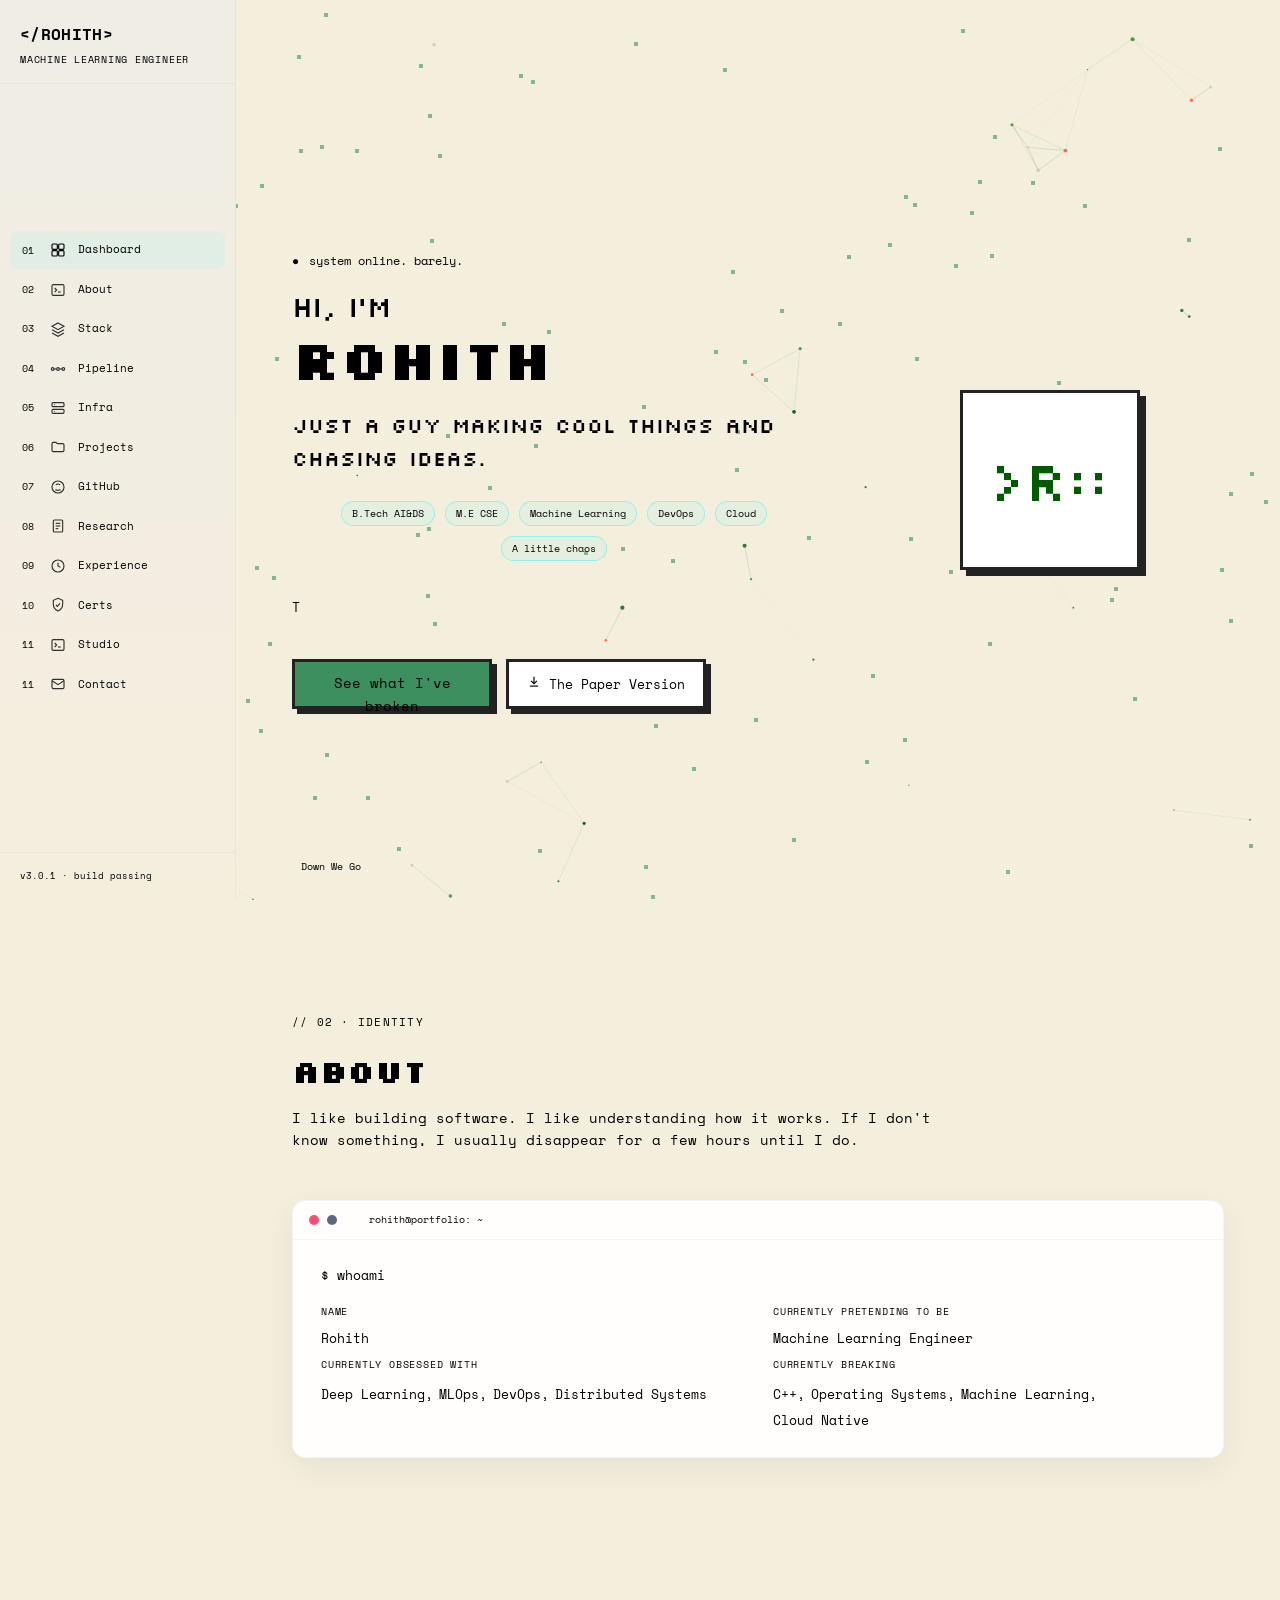
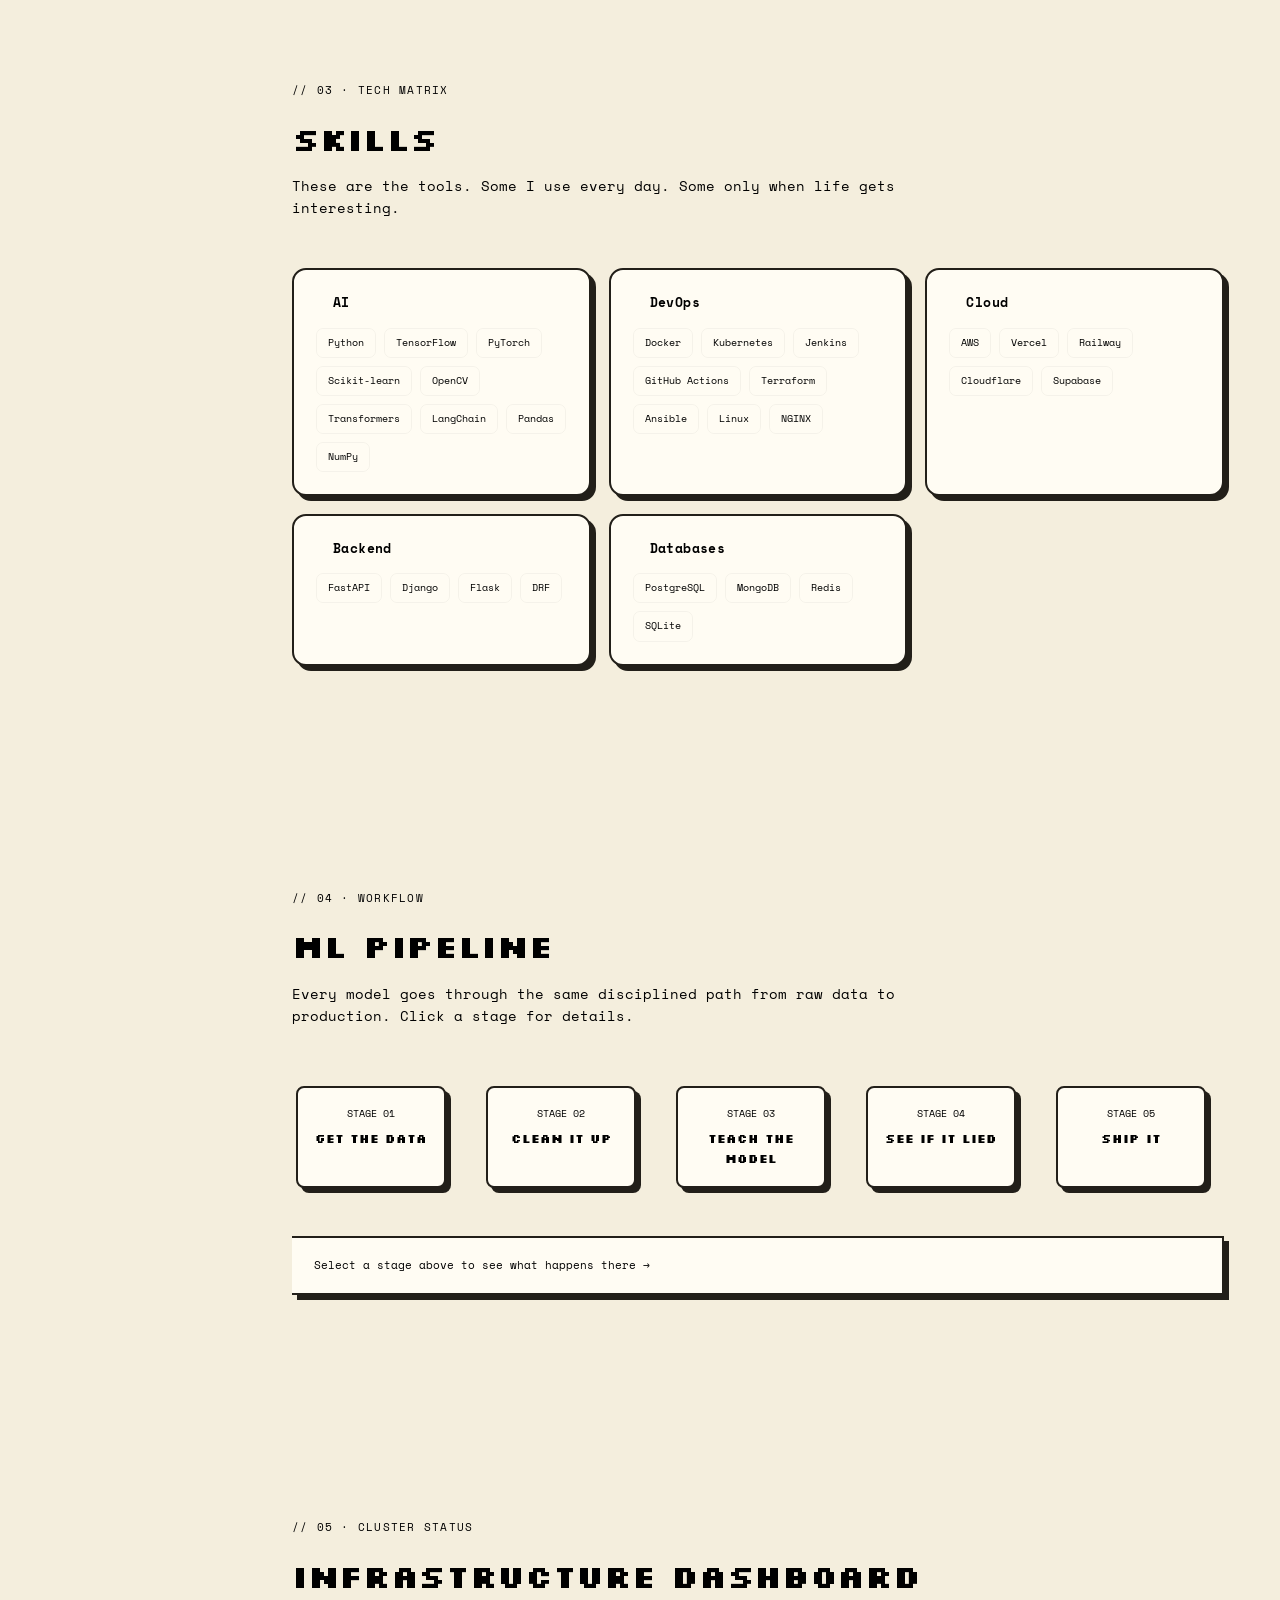
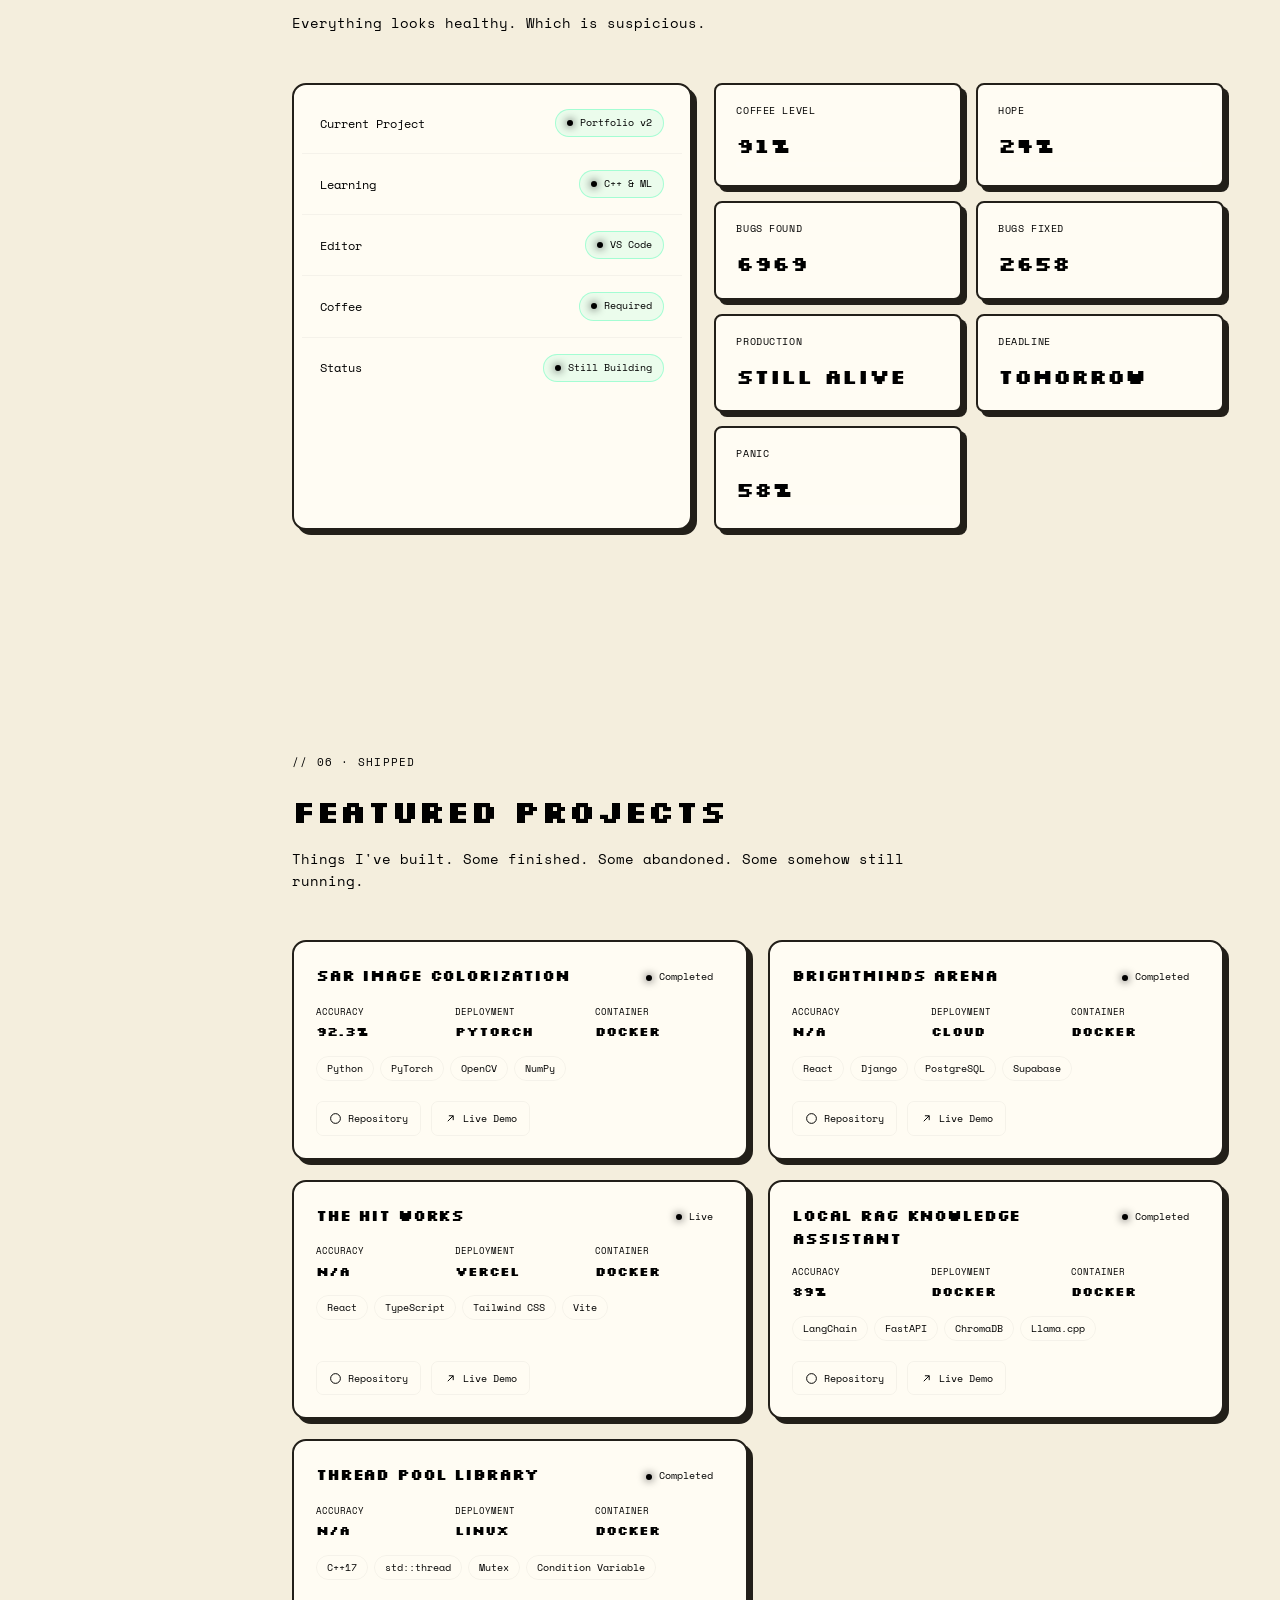
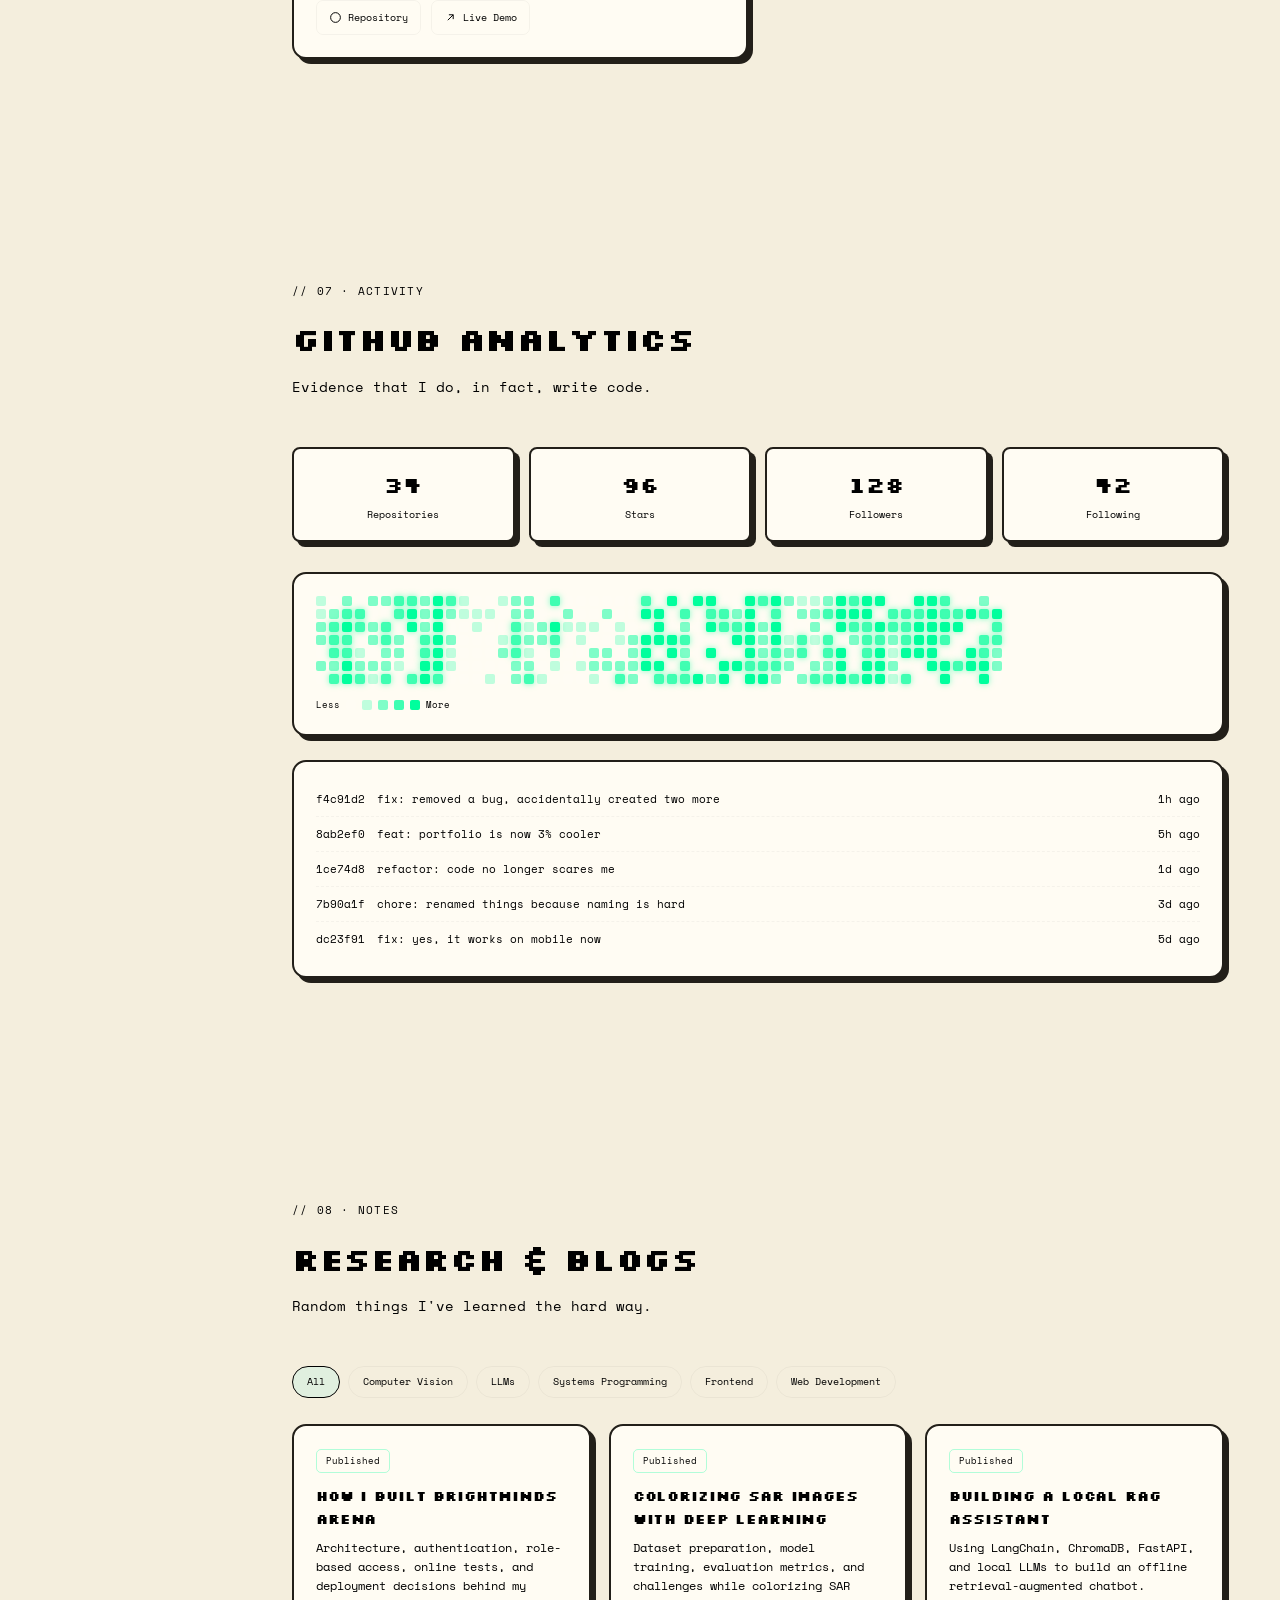
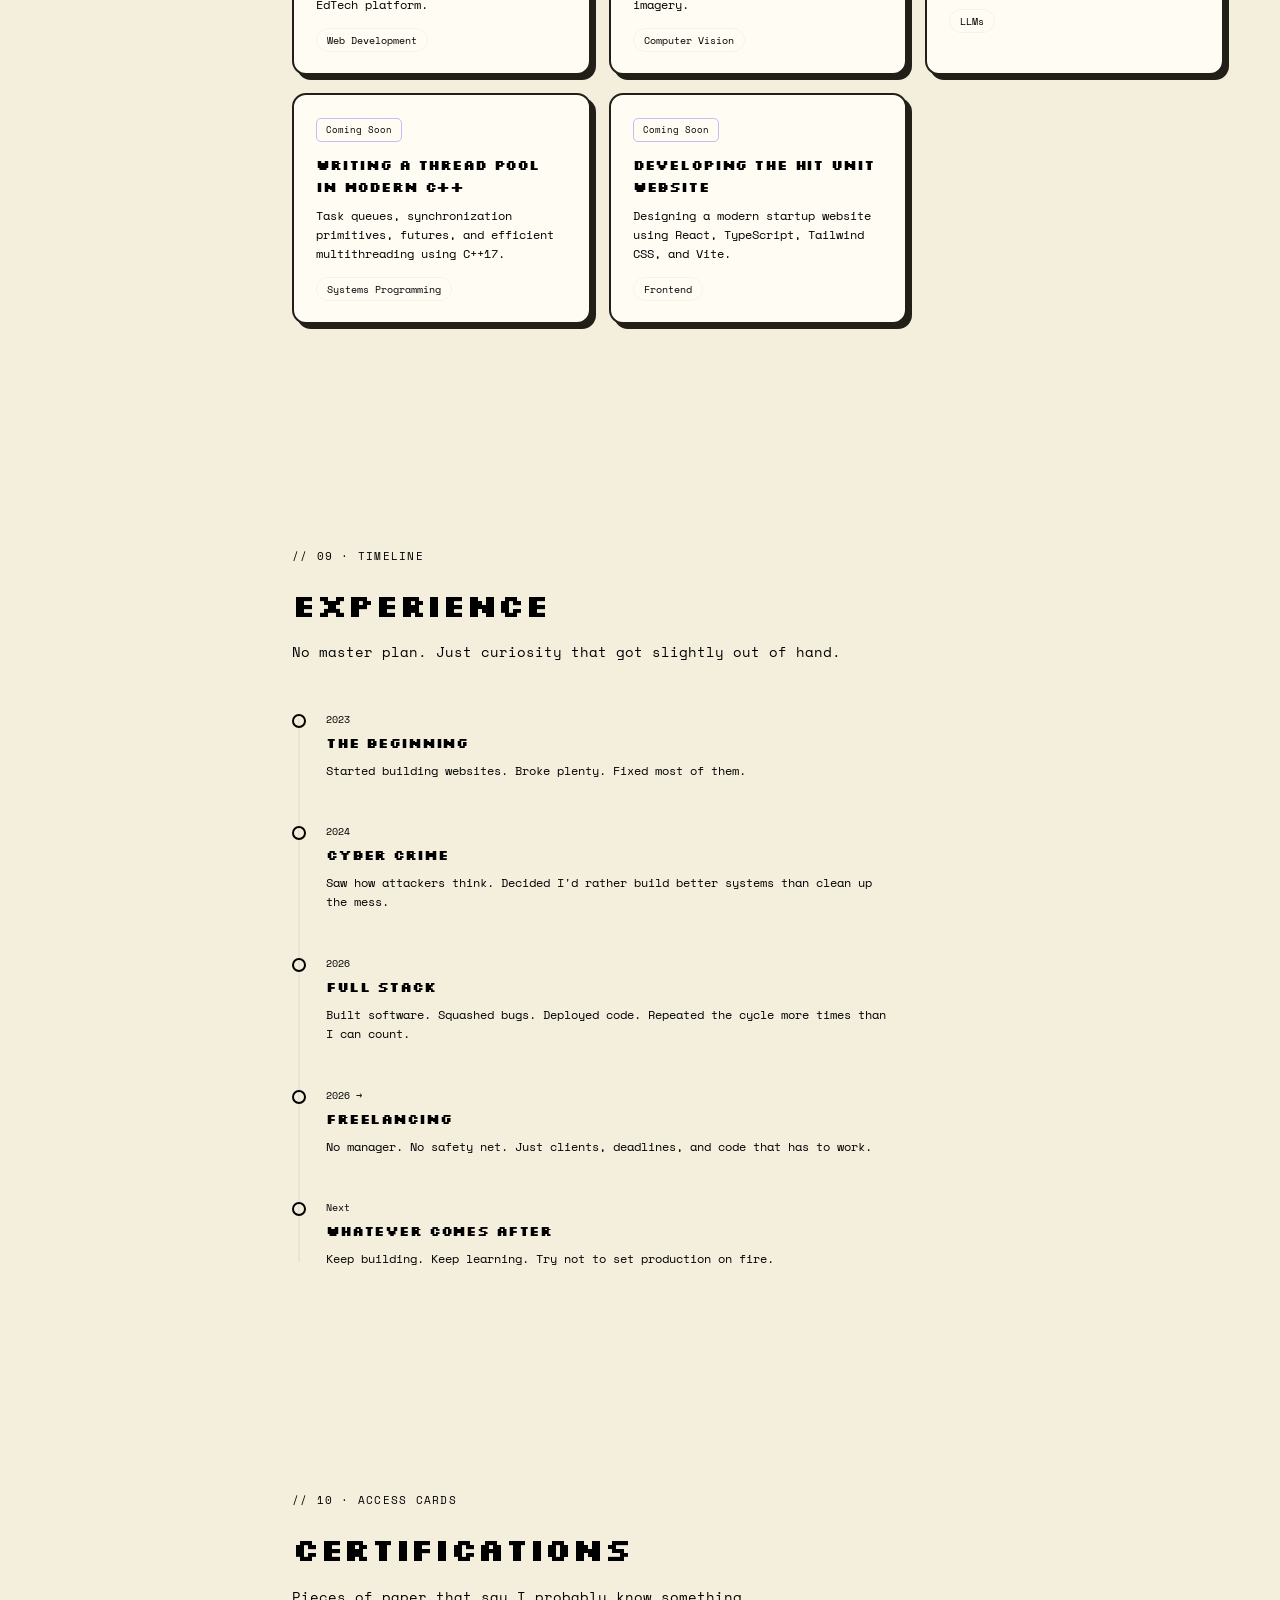
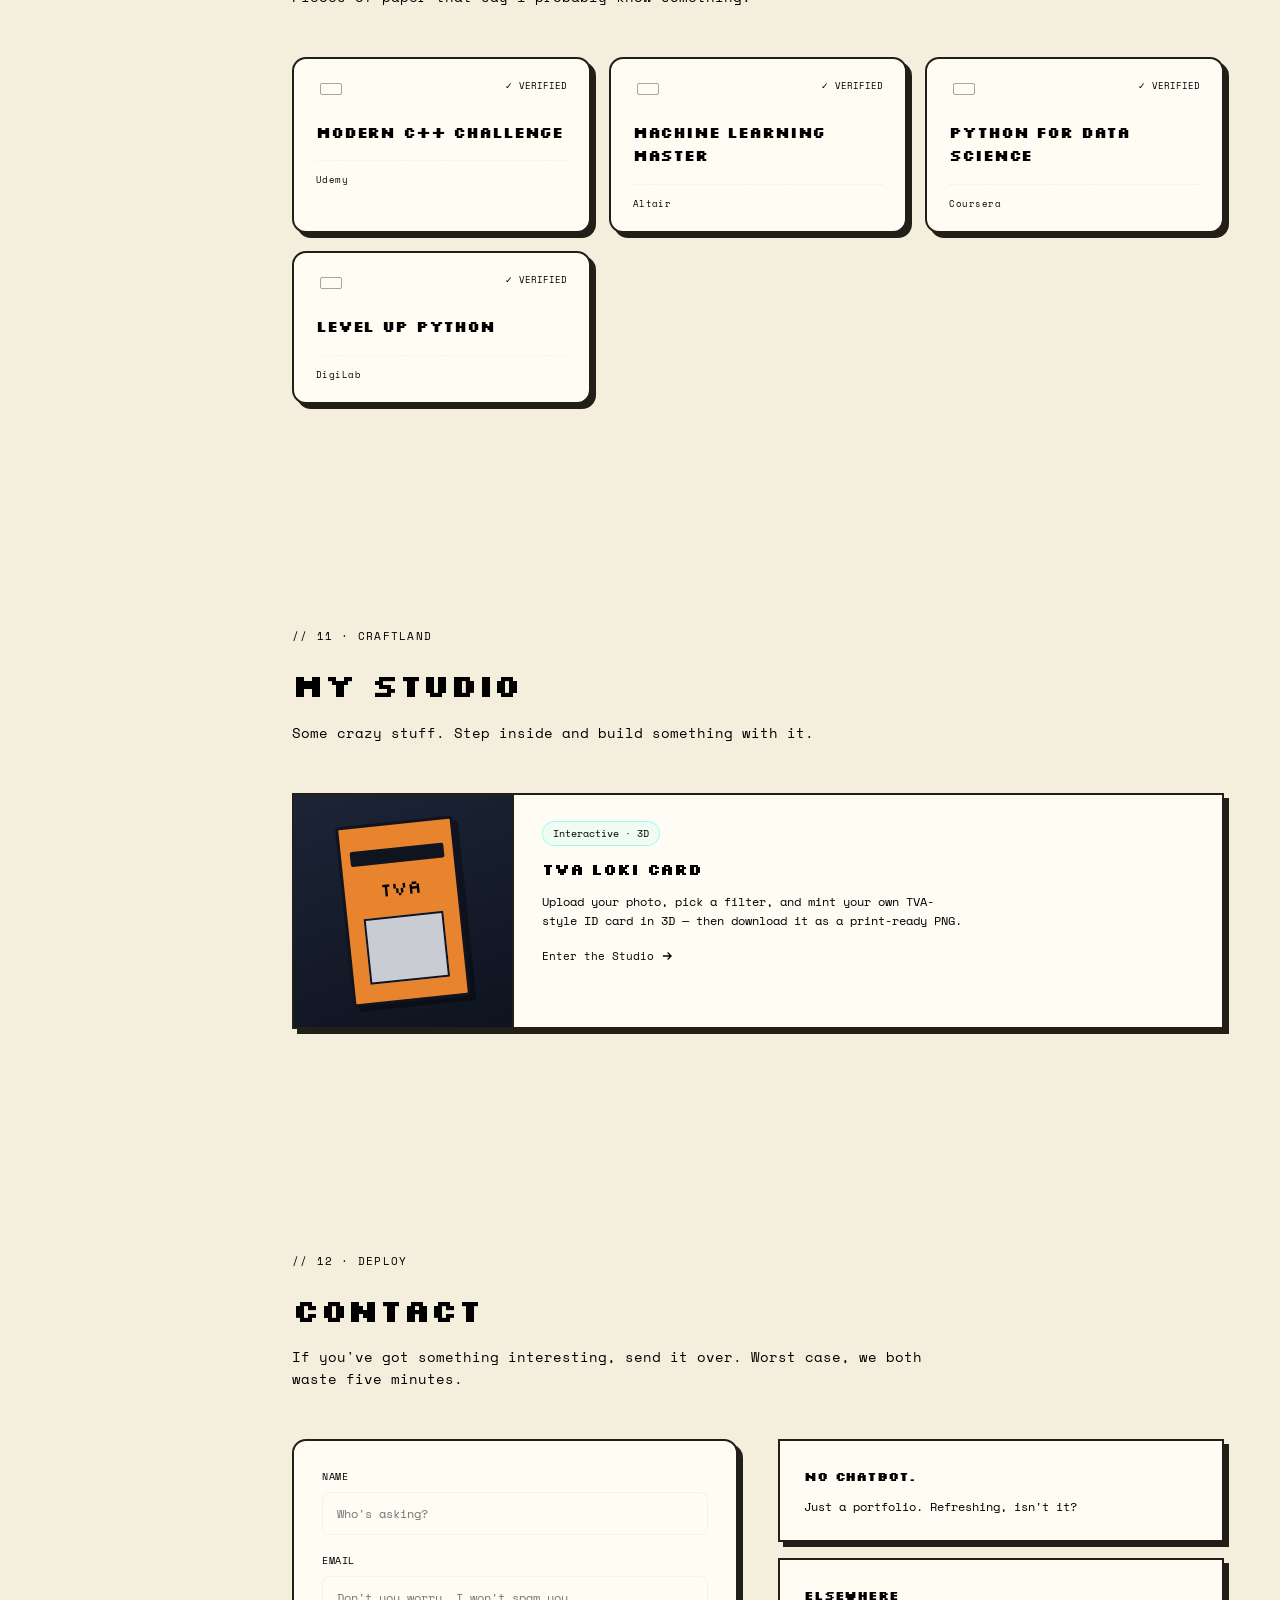
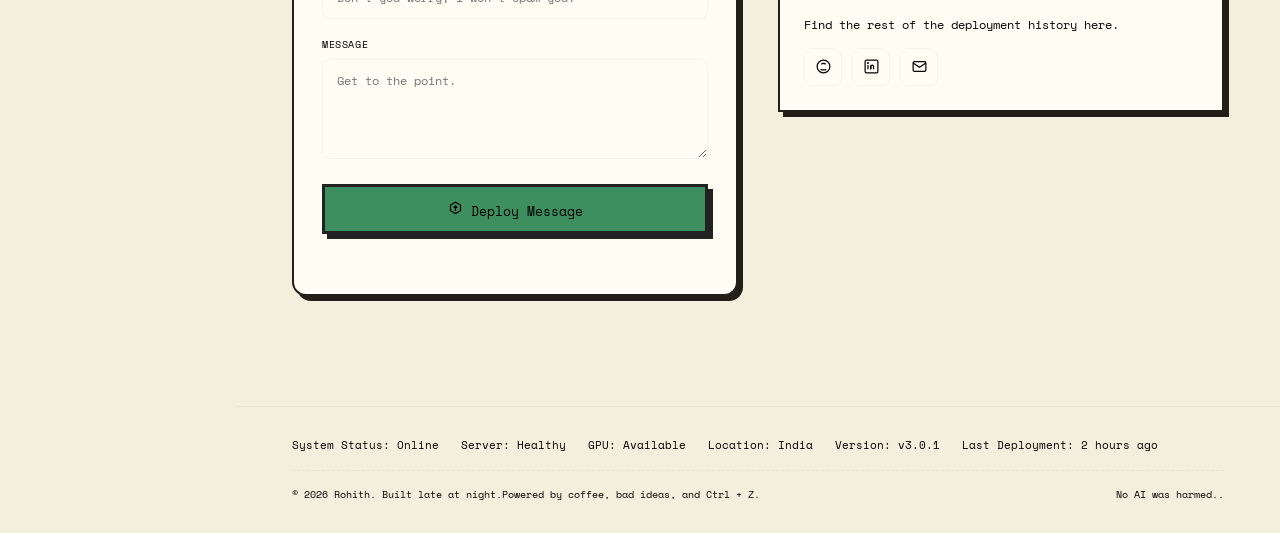
<file: index.html>
<!DOCTYPE html>
<html lang="en">
<head>
<meta charset="UTF-8">
<meta name="viewport" content="width=device-width, initial-scale=1.0">
<title>Rohith — Machine Learning Engineer</title>
<link rel="icon" type="image/png" href="logo.png">
<meta name="description" content="Rohith — Machine Learning Engineer building scalable AI systems, MLOps pipelines and cloud infrastructure.">
<link rel="preconnect" href="https://fonts.googleapis.com">
<link rel="preconnect" href="https://fonts.gstatic.com" crossorigin>
<link href="https://fonts.googleapis.com/css2?family=Silkscreen:wght@400;700&family=Space+Mono:wght@400;700&display=swap" rel="stylesheet">
<style>

:root{
  --bg:#F4EEDD;
  --bg-elev:#F0EDE6;
  --surface:#FFFCF3;
  --surface-strong:rgba(0,0,0,0.06);
  --border:rgba(10,10,10,0.06);
  --border-soft:rgba(10,10,10,0.04);

  --bg:#F4EEDD;
  --surface:#FFFCF3;

  --ink:#221F19;
  --ink-soft:#726C5B;

  --sage:#3E8F5F;
  --sage-soft:#E4EEDF;

  --coral:#FF6B4A;
  --coral-soft:#FFE6DC;
  --danger:#FF4D6D;

  --text-1:#000000;
  --text-2:#000000;
  --text-3:#000000;

  --font-pixel:'Silkscreen', monospace;
  --font-mono:'Space Mono', monospace;

  --font-display:var(--font-pixel);
  --font-body:var(--font-mono);

  --sidebar-w:236px;
  --topbar-h:60px;
  --radius:14px;
  --radius-sm:8px;

  --ink:#221F19;
 --coral:#FF6B4A;
 --font-pixel:'Silkscreen',monospace;
 --font-mono:'Space Mono',monospace;
}

*{margin:0;padding:0;box-sizing:border-box;}
html{scroll-behavior:smooth;font-size:14px;}
body{
  background:var(--bg);
  color:var(--text-1);
  font-family:var(--font-body);
  line-height:1.6;
  overflow-x:hidden;
  min-height:100vh;
}
/* Force all textual content to black to match requested style */
body, body *{color:var(--text-1) !important}
h1,h2,h3,h4{font-family:var(--font-display);font-weight:600;letter-spacing:-0.01em;}
a{color:inherit;text-decoration:none;}
ul{list-style:none;}
button,input,textarea{font-family:inherit;color:inherit;}
img{max-width:100%;display:block;}
::selection{background:var(--primary);color:#001014;}

:focus-visible{outline:2px solid var(--primary);outline-offset:3px;border-radius:4px;}

::-webkit-scrollbar{width:10px;height:10px;}
::-webkit-scrollbar-track{background:var(--bg-elev);}
::-webkit-scrollbar-thumb{background:linear-gradient(var(--primary),var(--secondary));border-radius:10px;}

@media (prefers-reduced-motion: reduce){
  *{animation-duration:0.001ms !important;animation-iteration-count:1 !important;transition-duration:0.001ms !important;scroll-behavior:auto !important;}
}

/* ============================= BACKDROP ============================= */
#neural-canvas{
  position:fixed;inset:0;width:100%;height:100%;z-index:0;pointer-events:none;opacity:1;
}
.grid-overlay{
  position:fixed;inset:0;z-index:0;pointer-events:none;
  background-image:
linear-gradient(rgba(46,125,50,.45) 1px, transparent 1px),
linear-gradient(90deg, rgba(46,125,50,.45) 1px, transparent 1px);
  background-size:42px 42px;
  mask-image:radial-gradient(ellipse 80% 60% at 50% 20%, #000 60%, transparent 90%);
}
.vignette{
  position:fixed;inset:0;z-index:0;pointer-events:none;
  background:radial-gradient(
    ellipse 90% 70% at 50% 0%,
    transparent 70%,
    rgba(0,0,0,.08) 85%,
    rgba(0,0,0,.18) 100%
);
}

/* ============================= LAYOUT SHELL ============================= */
.app{position:relative;z-index:1;display:flex;min-height:100vh;}

/* ---- Sidebar ---- */
.sidebar{
  position:fixed;top:0;left:0;bottom:0;width:var(--sidebar-w);
  background:linear-gradient(180deg, var(--bg-elev), var(--bg));
  border-right:1px solid var(--border-soft);
  backdrop-filter:blur(14px);
  display:flex;flex-direction:column;
  z-index:100;
  transition:transform .35s ease;
}
.brand{
  padding:22px 20px 16px;border-bottom:1px solid var(--border-soft);
}
.brand-mark{
  font-family:var(--font-mono);font-weight:700;font-size:1.15rem;color:var(--primary);
  text-shadow:0 0 14px var(--primary-dim);letter-spacing:0.02em;
}
.brand-sub{font-family:var(--font-mono);font-size:0.68rem;color:var(--text-3);margin-top:4px;letter-spacing:0.08em;}
.status-pill{
  margin-top:12px;display:inline-flex;align-items:center;gap:7px;
  padding:5px 10px;border:1px solid rgba(0,255,157,0.3);border-radius:999px;
  background:rgba(0,255,157,0.06);font-family:var(--font-mono);font-size:0.65rem;color:var(--accent);
}
.dot{width:6px;height:6px;border-radius:50%;background:var(--accent);box-shadow:0 0 8px var(--accent);animation:pulse-dot 2s ease-in-out infinite;}
@keyframes pulse-dot{0%,100%{opacity:1;transform:scale(1);}50%{opacity:0.5;transform:scale(0.8);}}

.nav-scroll{
    flex:1;

    display:flex;
    flex-direction:column;
    justify-content:center;

    overflow-y:auto;

    padding:14px 10px;
}
.nav-item{
  display:flex;align-items:center;gap:12px;padding:10px 12px;border-radius:var(--radius-sm);
  font-family:var(--font-mono);font-size:0.78rem;color:var(--text-2);
  cursor:pointer;transition:all .2s ease;position:relative;margin-bottom:2px;
}
.nav-item svg{width:16px;height:16px;flex-shrink:0;opacity:0.8;}
.nav-item .idx{color:var(--text-3);font-size:0.68rem;width:16px;}
.nav-item:hover{color:var(--text-1);background:var(--surface);}
.nav-item.active{color:var(--primary);background:rgba(0,245,255,0.07);}
.nav-item.active svg{opacity:1;filter:drop-shadow(0 0 4px var(--primary-dim));}
.nav-item.active::before{
  content:'';position:absolute;left:-10px;top:50%;transform:translateY(-50%);
  width:3px;height:60%;background:var(--primary);border-radius:2px;box-shadow:0 0 8px var(--primary);
}
.sidebar-foot{padding:16px 20px;border-top:1px solid var(--border-soft);font-family:var(--font-mono);font-size:0.65rem;color:var(--text-3);}
.sidebar-foot .lv{color:var(--accent);}

.mobile-topbar{display:none;}
.nav-backdrop{display:none;}

/* ---- Main ---- */
main{margin-left:var(--sidebar-w);flex:1;min-width:0;position:relative;z-index:1;}
.section{padding:110px 56px;max-width:1180px;margin:0 auto;scroll-margin-top:24px;}
.section-tight{padding-top:70px;padding-bottom:70px;}
.eyebrow{
  font-family:var(--font-mono);font-size:0.75rem;color:var(--primary);letter-spacing:0.12em;
  display:inline-flex;align-items:center;gap:8px;margin-bottom:14px;
}
.eyebrow::before{content:'//';color:var(--secondary);}
.section-title{font-size:clamp(1.6rem,3vw,2.3rem);margin-bottom:12px;}
.section-desc{color:var(--text-2);max-width:640px;margin-bottom:48px;font-size:0.98rem;}

.reveal{opacity:0;transform:translateY(24px);transition:opacity .7s ease, transform .7s ease;}
.reveal.in{opacity:1;transform:translateY(0);}

/* ============================= SHARED UI ============================= */
.glass{
    background:var(--surface);
    border:2px solid var(--ink);

    box-shadow:5px 5px 0 var(--ink);

    border-radius:0;
}
.glass:hover{border-color:var(--border);}
.btn{
    border:2px solid var(--ink);

    background:white;

    color:var(--ink);

    font-family:var(--font-mono);

    box-shadow:4px 4px 0 var(--ink);

    transition:.12s;
}

.btn:hover{

    transform:translate(2px,2px);

    box-shadow:2px 2px 0 var(--ink);

}
.btn-primary{
    background:#3E8F5F;
    color:white;
    border:3px solid #222;
    box-shadow:5px 5px 0 #222;
    width: 200px;
    height: 50px;
    padding: 10px 10px;
    text-align: center;
}

.btn-primary:hover{
    transform:translate(3px,3px);
    box-shadow:2px 2px 0 #222;
}

.btn-outline{
    background:white;
    color:#222;
    border:3px solid #222;
    box-shadow:5px 5px 0 #222;
    width: 200px;
    height: 50px;
    padding: 10px 10px;
    text-align: center;
}

.btn-outline:hover{
    transform:translate(3px,3px);
    box-shadow:2px 2px 0 #222;
}
.btn:active{transform:translateY(0);}


/* @keyframes explode{

    0%{

        transform:translate(0,0);

        opacity:1;

    }

    100%{

        transform:
            translate(
                calc(var(--x)*1px),
                calc(var(--y)*1px)
            );

        opacity:0;

    }

} */

.tag{
  font-family:var(--font-mono);font-size:0.68rem;padding:4px 10px;border-radius:999px;
  border:1px solid var(--border-soft);color:var(--text-2);
}
.tag-glow{border-color:rgba(0,245,255,0.35);color:var(--primary);background:rgba(0,245,255,0.06);padding: auto;}

/* ============================= HERO ============================= */
.hero{
  min-height:100vh;display:grid;flex-direction:column;justify-content:center;grid-template-columns:1.2fr .8fr;align-items:center;gap:60px;
  padding:120px 56px 60px;max-width:1180px;margin:0 auto;position:relative;
}
.hero-eyebrow{font-family:var(--font-mono);color:var(--text-2);font-size:0.85rem;margin-bottom:22px;display:flex;align-items:center;gap:10px;}
.hero-eyebrow .blink{animation:blink 1.1s step-end infinite;color:var(--accent);}
@keyframes blink{50%{opacity:0;}}
.hero h1{
  font-size:clamp(2.6rem,6.5vw,5rem);line-height:1.02;letter-spacing:-0.02em;margin-bottom:20px;
}
.hero h1 .hi{color:var(--text-2);font-weight:400;font-size:0.5em;display:block;margin-bottom:10px;}
.hero h1{

font-family:var(--font-pixel);
font-size:4rem;
color:var(--ink);
}
.hero-left{
    display:flex;
    flex-direction:column;
}

.hero-right{
    display:flex;
    justify-content:center;
    align-items:center;
}
.hero h1 .name{
color:var(--ink);
}
.avatar{
    width:180px;
    height:180px;
    display:flex;
    align-items:center;
    justify-content:center;
    background:#fff;
    border:3px solid #222;
    box-shadow:6px 6px 0 #222;
    font-family:'Silkscreen', monospace;
    font-size:4rem;
    color:#3E8F5F;
    position:relative;
}
.avatar span{
    position:absolute;
    width:18px;
    height:18px;
    border:4px solid #005b00;
}

.tl{
    top:-12px;
    left:-12px;
    border-right:none;
    border-bottom:none;
}

.tr{
    top:-12px;
    right:-12px;
    border-left:none;
    border-bottom:none;
}

.bl{
    bottom:-12px;
    left:-12px;
    border-right:none;
    border-top:none;
}

.br{
    bottom:-12px;
    right:-12px;
    border-left:none;
    border-top:none;
}
.pixel-world{

    position:fixed;
    inset:0;
    pointer-events:none;
    z-index:0;

}

.pixel-head{

    position:absolute;
    width:70px;
    height:70px;
    border:3px solid #222;
    background:white;
    box-shadow:5px 5px 0 #222;
    opacity:.08;

}
.p1{
    top:10%;
    right:8%;
}

.p2{
    top:45%;
    left:12%;
}

.p3{
    bottom:10%;
    right:18%;
}

.p4{
    top:70%;
    left:55%;
}

.p5{
    top:25%;
    left:75%;
}
.about-field{
    display:flex;
    flex-direction:column;
    gap:4px;
}
@keyframes floating{

    0%{
        transform:translateY(0) rotate(0deg);
    }

    50%{
        transform:translateY(-20px) rotate(3deg);
    }

    100%{
        transform:translateY(0) rotate(0deg);
    }

}
@media (max-width:768px){

.avatar{

    width:120px;

    height:120px;

    font-size:2.8rem;

}

}
@media (max-width:768px){

.hero h1{

    font-size:2.8rem;

}

.hero-tagline{

    font-size:1rem;

}

}

.pixel-head{

    animation:floating 8s ease-in-out infinite;

}
.p2{
    animation-delay:1s;
}

.p3{
    animation-delay:2s;
}

.p4{
    animation-delay:3s;
}

.p5{
    animation-delay:4s;
}

.burst{

    position:absolute;

    width:6px;

    height:6px;

    animation:pixelBurst 1.8s linear forwards;

}
@keyframes pixelBurst{

    from{

        transform:

            translate(0,0)

            scale(1);

        opacity:1;

    }

    to{

        transform:

            translate(

                calc(var(--dx) * 1px),

                calc(var(--dy) * 1px)

            )

            rotate(360deg)

            scale(0);

        opacity:0;

    }

}
@keyframes rise{

    from{

        transform:
        translateY(0)
        scale(1);

        opacity:1;

    }

    to{

        transform:
        translateY(-120px)
        translateX(calc(var(--drift)*1px))
        scale(0);

        opacity:0;

    }

}

.hero-tagline{font-size:clamp(1.1rem,2vw,1.5rem);color:var(--text-2);font-family:var(--font-display);font-weight:500;margin-bottom:26px;}
.hero-chips{display:flex;flex-wrap:wrap;gap:10px;margin-bottom:34px;justify-content:center;}
.hero-typing{
  font-family:var(--font-mono);font-size:0.95rem;color:var(--accent);margin-bottom:40px;min-height:24px;
  display:flex;align-items:center;gap:2px;
}
.hero-typing .caret{display:inline-block;width:8px;height:1.1em;background:var(--accent);margin-left:4px;animation:blink 0.9s step-end infinite;}
.hero-actions{display:flex;flex-wrap:wrap;gap:14px;}

.hero-scroll-cue{
  position:absolute;bottom:18px;left:56px;font-family:var(--font-mono);font-size:0.68rem;color:var(--text-3);
  display:flex;align-items:center;gap:8px;
}
.hero-scroll-cue .line{width:1px;height:30px;background:linear-gradient(var(--primary),transparent);animation:cue 1.8s ease-in-out infinite;}
@keyframes cue{0%{opacity:0.2;}50%{opacity:1;}100%{opacity:0.2;}}

/* ============================= ABOUT / TERMINAL CARD ============================= */
.term-window{
  border-radius:var(--radius);overflow:hidden;border:1px solid var(--border-soft);
  background:rgba(255,255,255,0.92);box-shadow:0 10px 30px rgba(0,0,0,0.06);
}
.term-titlebar{
  display:flex;align-items:center;gap:8px;padding:11px 16px;background:rgba(255,255,255,0.03);
  border-bottom:1px solid var(--border-soft);font-family:var(--font-mono);font-size:0.72rem;color:var(--text-3);
}
.term-dot{width:10px;height:10px;border-radius:50%;}
.term-dot.r{background:var(--danger);} .term-dot.y{background:#5c6880;} .term-dot.g{background:var(--accent);}
.term-titlebar .path{margin-left:6px;}
.term-body{padding:26px 28px;font-family:var(--font-mono);font-size:0.9rem;}
.term-line{margin-bottom:6px;color:var(--text-2);}
.term-line .prompt{color:var(--accent);}
.term-line .cmd{color:var(--text-1);}
.about-grid{display:grid;grid-template-columns:repeat(2,1fr);gap:8px 30px;margin-top:18px;}
.about-field dt{color:var(--text-3);font-size:0.72rem;text-transform:uppercase;letter-spacing:0.08em;margin-bottom:4px;}
.about-field dd{color:var(--text-1);}
.about-field .chip-row{display:flex;flex-wrap:wrap;gap:6px;margin-top:4px;}
.about-field .chip-row span{color:var(--secondary);}
.about-field .chip-row span:not(:last-child)::after{content:', ';color:var(--text-3);}

/* ============================= SKILLS ============================= */
.skills-grid{display:grid;grid-template-columns:repeat(auto-fit,minmax(240px,1fr));gap:18px;}
.skill-card{padding:22px;border-radius:var(--radius);}
.skill-card h3{font-size:0.95rem;color:var(--text-1);margin-bottom:14px;display:flex;align-items:center;gap:9px;font-family:var(--font-mono);letter-spacing:0.03em;}
.skill-card h3 .sw{width:8px;height:8px;border-radius:2px;background:var(--primary);box-shadow:0 0 8px var(--primary-dim);}
.chip-cloud{display:flex;flex-wrap:wrap;gap:8px;}
.chip{
  font-family:var(--font-mono);font-size:0.72rem;padding:6px 11px;border-radius:7px;
  border:1px solid var(--border-soft);color:var(--text-2);cursor:default;transition:all .18s ease;
}
.chip:hover{color:var(--primary);border-color:var(--primary);background:rgba(0,245,255,0.07);box-shadow:0 0 14px rgba(0,245,255,0.2);transform:translateY(-2px);}

/* ============================= PIPELINE ============================= */
.pipeline-track{display:flex;align-items:stretch;overflow-x:auto;padding:10px 4px 26px;gap:0;}
.pipe-node{
  flex:0 0 auto;width:150px;padding:18px 14px;border-radius:var(--radius-sm);text-align:center;cursor:pointer;
  transition:all .2s ease;
}
.pipe-node:hover{border-color:var(--primary);transform:translateY(-4px);box-shadow:0 10px 30px -12px rgba(0,245,255,0.35);}
.pipe-node .num{font-family:var(--font-mono);color:var(--text-3);font-size:0.68rem;margin-bottom:8px;}
.pipe-node .label{font-family:var(--font-display);font-weight:600;font-size:0.88rem;}
.pipe-connector{flex:0 0 40px;position:relative;align-self:center;height:2px;background:linear-gradient(90deg,var(--primary),var(--secondary));background-size:200% 100%;animation:flow 2.5s linear infinite;opacity:0.55;}
@keyframes flow{0%{background-position:0% 0;}100%{background-position:-200% 0;}}
.pipe-detail{margin-top:22px;padding:18px 22px;font-family:var(--font-mono);font-size:0.82rem;color:var(--text-2);min-height:24px;border-left:2px solid var(--primary);}

/* ============================= INFRA + METRICS ============================= */
.infra-layout{display:grid;grid-template-columns:1.1fr 1.4fr;gap:22px;}
@media (max-width:900px){.infra-layout{grid-template-columns:1fr;}}
.infra-list{padding:8px;border-radius:var(--radius);}
.infra-row{display:flex;align-items:center;justify-content:space-between;padding:16px 18px;border-bottom:1px solid var(--border-soft);}
.infra-row:last-child{border-bottom:none;}
.infra-name{display:flex;align-items:center;gap:12px;font-family:var(--font-mono);font-size:0.85rem;}
.status-badge{display:flex;align-items:center;gap:7px;font-family:var(--font-mono);font-size:0.72rem;padding:5px 11px;border-radius:999px;}
.status-badge.ok{color:var(--accent);background:rgba(0,255,157,0.08);border:1px solid rgba(0,255,157,0.3);}
.status-badge .d{width:6px;height:6px;border-radius:50%;background:currentColor;box-shadow:0 0 8px currentColor;animation:pulse-dot 2s infinite;}

.metrics-grid{display:grid;grid-template-columns:repeat(2,1fr);gap:14px;}
@media(max-width:560px){.metrics-grid{grid-template-columns:1fr;}}
.metric-card{padding:18px 20px;border-radius:var(--radius-sm);}
.metric-top{display:flex;justify-content:space-between;align-items:baseline;margin-bottom:10px;}
.metric-label{font-family:var(--font-mono);font-size:0.68rem;color:var(--text-3);text-transform:uppercase;letter-spacing:0.06em;}
.metric-value{font-family:var(--font-display);font-size:1.5rem;font-weight:700;color:var(--text-1);}
.metric-bar{height:5px;border-radius:4px;background:rgba(255,255,255,0.06);overflow:hidden;}
.metric-bar-fill{height:100%;border-radius:4px;width:0%;background:linear-gradient(90deg,var(--primary),var(--accent));transition:width 1.4s cubic-bezier(.22,.9,.34,1);box-shadow:0 0 10px var(--primary-dim);}

/* ============================= GITHUB ============================= */
.gh-stats{display:grid;grid-template-columns:repeat(4,1fr);gap:14px;margin-bottom:30px;}
@media(max-width:700px){.gh-stats{grid-template-columns:repeat(2,1fr);}}
.gh-stat{padding:18px;border-radius:var(--radius-sm);text-align:center;}
.gh-stat .n{font-family:var(--font-display);font-size:1.6rem;font-weight:700;color:var(--primary);}
.gh-stat .l{font-family:var(--font-mono);font-size:0.68rem;color:var(--text-3);margin-top:4px;}
.heatmap-wrap{padding:22px;border-radius:var(--radius);overflow-x:auto;}
.heatmap{display:grid;grid-auto-flow:column;grid-template-rows:repeat(7,10px);gap:3px;width:max-content;}
.hcell{width:10px;height:10px;border-radius:2px;background:rgba(255,255,255,0.05);}
.heatmap-legend{display:flex;align-items:center;gap:6px;margin-top:14px;font-family:var(--font-mono);font-size:0.65rem;color:var(--text-3);}
.heatmap-legend .hcell{width:10px;height:10px;}
.commit-log{margin-top:24px;padding:20px 22px;border-radius:var(--radius);font-family:var(--font-mono);font-size:0.8rem;}
.commit-log .row{display:flex;gap:12px;padding:8px 0;border-bottom:1px dashed var(--border-soft);color:var(--text-2);}
.commit-log .row:last-child{border-bottom:none;}
.commit-log .hash{color:var(--secondary);}
.commit-log .time{margin-left:auto;color:var(--text-3);flex-shrink:0;}

/* ============================= PROJECTS ============================= */
.projects-grid{display:grid;grid-template-columns:repeat(auto-fit,minmax(300px,1fr));gap:20px;}
.project-card{padding:22px;border-radius:var(--radius);display:flex;flex-direction:column;gap:14px;}
.project-head{display:flex;justify-content:space-between;align-items:flex-start;gap:10px;}
.project-head h3{font-size:1.05rem;}
.status-badge.running{color:var(--accent);background:rgba(0,255,157,0.08);border:1px solid rgba(0,255,157,0.3);}
.status-badge.training{color:var(--primary);background:rgba(0,245,255,0.08);border:1px solid rgba(0,245,255,0.3);}
.status-badge.idle{color:var(--text-3);background:rgba(255,255,255,0.04);border:1px solid var(--border-soft);}
.project-stats{display:grid;grid-template-columns:repeat(3,1fr);gap:10px;font-family:var(--font-mono);}
.project-stats div{font-size:0.62rem;color:var(--text-3);text-transform:uppercase;}
.project-stats strong{display:block;font-family:var(--font-display);font-size:0.95rem;color:var(--text-1);margin-top:2px;}
.project-tags{display:flex;flex-wrap:wrap;gap:6px;}
.project-links{display:flex;gap:10px;margin-top:auto;padding-top:6px;}
.project-links a{font-family:var(--font-mono);font-size:0.74rem;color:var(--text-2);display:flex;align-items:center;gap:6px;padding:8px 12px;border:1px solid var(--border-soft);border-radius:7px;transition:all .18s ease;}
.project-links a:hover{color:var(--primary);border-color:var(--primary);}

/* ============================= RESEARCH ============================= */
.filter-row{display:flex;flex-wrap:wrap;gap:8px;margin-bottom:26px;}
.filter-chip{font-family:var(--font-mono);font-size:0.72rem;padding:7px 14px;border-radius:999px;border:1px solid var(--border-soft);color:var(--text-2);cursor:pointer;transition:all .18s ease;}
.filter-chip:hover{color:var(--text-1);}
.filter-chip.active{color:var(--primary);border-color:var(--primary);background:rgba(0,245,255,0.08);}
.research-grid{display:grid;grid-template-columns:repeat(auto-fit,minmax(280px,1fr));gap:18px;}
.research-card{padding:22px;border-radius:var(--radius);}
.research-card .badge{font-family:var(--font-mono);font-size:0.62rem;padding:4px 9px;border-radius:5px;display:inline-block;margin-bottom:12px;}
.badge.published{color:var(--accent);border:1px solid rgba(0,255,157,0.3);}
.badge.soon{color:var(--secondary);border:1px solid rgba(108,99,255,0.4);}
.research-card h3{font-size:1rem;margin-bottom:8px;}
.research-card p{color:var(--text-2);font-size:0.85rem;margin-bottom:14px;}

/* ============================= EXPERIENCE ============================= */
.timeline{position:relative;padding-left:34px;}
.timeline::before{content:'';position:absolute;left:6px;top:6px;bottom:6px;width:2px;background:var(--border-soft);}
.tl-item{position:relative;padding-bottom:44px;}
.tl-item:last-child{padding-bottom:0;}
.tl-dot{position:absolute;left:-34px;top:2px;width:14px;height:14px;border-radius:50%;background:var(--bg-elev);border:2px solid var(--text-3);transition:all .4s ease;}
.tl-item.in .tl-dot{border-color:var(--primary);background:var(--primary);box-shadow:0 0 16px var(--primary);}
.tl-item.in::before{content:'';position:absolute;left:-31px;top:16px;bottom:-44px;width:2px;background:linear-gradient(var(--primary),var(--secondary));}
.tl-year{font-family:var(--font-mono);font-size:0.7rem;color:var(--text-3);margin-bottom:4px;}
.tl-item h3{font-size:1.02rem;margin-bottom:6px;}
.tl-item p{color:var(--text-2);font-size:0.88rem;max-width:560px;}

/* ============================= CERTIFICATIONS ============================= */
.cert-grid{display:grid;grid-template-columns:repeat(auto-fit,minmax(240px,1fr));gap:18px;}
.cert-card{
  position:relative;padding:20px 22px;border-radius:var(--radius);overflow:hidden;
}
.cert-card::after{
  content:'';position:absolute;top:0;left:-60%;width:40%;height:100%;
  background:linear-gradient(120deg,transparent,rgba(0,245,255,0.14),transparent);
  transform:skewX(-20deg);transition:left .6s ease;
}
.cert-card:hover::after{left:130%;}
.cert-top{display:flex;justify-content:space-between;align-items:flex-start;margin-bottom:22px;}
.cert-chip-icon{width:30px;height:20px;border-radius:4px;background:linear-gradient(135deg,var(--primary),var(--secondary));position:relative;}
.cert-chip-icon::before{content:'';position:absolute;inset:4px;border:1px solid rgba(0,0,0,0.35);border-radius:2px;}
.cert-verified{display:flex;align-items:center;gap:5px;font-family:var(--font-mono);font-size:0.62rem;color:var(--accent);}
.cert-card h3{font-size:1.05rem;margin-bottom:4px;}
.cert-id{font-family:var(--font-mono);font-size:0.65rem;color:var(--text-3);letter-spacing:0.05em;margin-top:16px;padding-top:12px;border-top:1px dashed var(--border-soft);}


/* ============================= CONTACT ============================= */
.contact-layout{display:grid;grid-template-columns:1fr 1fr;gap:40px;align-items:start;}
@media(max-width:820px){.contact-layout{grid-template-columns:1fr;}}
.deploy-form{padding:28px;border-radius:var(--radius);}
.field{margin-bottom:18px;}
.field label{display:block;font-family:var(--font-mono);font-size:0.7rem;color:var(--text-3);text-transform:uppercase;letter-spacing:0.06em;margin-bottom:7px;}
.field input,.field textarea{
  width:100%;padding:12px 14px;background:rgba(255,255,255,0.03);border:1px solid var(--border-soft);
  border-radius:8px;font-family:var(--font-mono);font-size:0.85rem;color:var(--text-1);transition:all .2s ease;
}
.field input:focus,.field textarea:focus{border-color:var(--primary);box-shadow:0 0 0 3px rgba(0,245,255,0.1);outline:none;}
.field textarea{resize:vertical;min-height:100px;}
.deploy-btn{width:100%;justify-content:center;padding:14px;font-size:0.9rem;}
.deploy-status{margin-top:14px;font-family:var(--font-mono);font-size:0.78rem;text-align:center;min-height:18px;}
.deploy-status.success{color:var(--accent);}
.contact-side .glass{padding:24px;margin-bottom:16px;}
.contact-side h3{font-size:0.95rem;margin-bottom:10px;}
.contact-side p{color:var(--text-2);font-size:0.85rem;}
.social-row{display:flex;gap:10px;margin-top:14px;}
.social-row a{width:38px;height:38px;border-radius:8px;border:1px solid var(--border-soft);display:flex;align-items:center;justify-content:center;transition:all .2s ease;}
.social-row a:hover{border-color:var(--primary);color:var(--primary);box-shadow:0 0 14px rgba(0,245,255,0.25);}
.social-row svg{width:17px;height:17px;}

/* ============================= FOOTER ============================= */
footer{border-top:1px solid var(--border-soft);padding:30px 56px;max-width:1180px;margin:0 auto;}
.footer-term{font-family:var(--font-mono);font-size:0.78rem;color:var(--text-2);}
.footer-status-row{display:flex;flex-wrap:wrap;gap:22px;margin-bottom:16px;}
.footer-status-row div{display:flex;align-items:center;gap:7px;}
.footer-status-row .k{color:var(--text-3);}
.footer-status-row .v.ok{color:var(--accent);}
.footer-bottom{display:flex;justify-content:space-between;flex-wrap:wrap;gap:10px;color:var(--text-3);font-size:0.72rem;padding-top:16px;border-top:1px dashed var(--border-soft);}


/* ============================= RESPONSIVE ============================= */
@media (max-width:1024px){
  :root{--sidebar-w:250px;}
  .mobile-topbar{
    display:flex;position:fixed;top:0;left:0;right:0;height:var(--topbar-h);z-index:150;
    align-items:center;justify-content:space-between;padding:0 18px;
    background:rgba(6,8,12,0.9);backdrop-filter:blur(10px);border-bottom:1px solid var(--border-soft);
  }
  .mobile-topbar .brand-mark{font-size:1rem;}
  .hamburger{width:38px;height:38px;border-radius:8px;border:1px solid var(--border-soft);background:transparent;color:var(--text-1);display:flex;align-items:center;justify-content:center;cursor:pointer;}
  .sidebar{transform:translateX(-100%);top:0;}
  .sidebar.open{transform:translateX(0);}
  .nav-backdrop{display:none;position:fixed;inset:0;background:rgba(0,0,0,0.5);z-index:99;}
  .nav-backdrop.show{display:block;}
  main{margin-left:0;padding-top:var(--topbar-h);}
  .section{padding:70px 24px;}
  .hero{padding:70px 24px 60px;min-height:auto;}
  .about-grid{grid-template-columns:1fr;}
  .infra-layout{grid-template-columns:1fr;}
  .contact-layout{grid-template-columns:1fr;}
}
@media (max-width:560px){
  .section{padding:56px 18px;}
  .hero{padding:56px 18px 50px;}
  .ai-panel{right:14px;bottom:88px;}
  .ai-fab{right:16px;bottom:16px;}
}

.pixel{
    position:absolute;
    width:4px;
    height:4px;
    background:#3E8F5F;
    image-rendering:pixelated;
    opacity:.6;
    animation:floatPixel linear infinite;
}

.pixel.red{
    background:#FF6B4A;
}

.pixel.gray{
    background:#D8D2C5;
}

@keyframes floatPixel{

    from{
        transform:translateY(30px);
        opacity:0;
    }

    15%{
        opacity:.8;
    }

    to{
        transform:translateY(-120px);
        opacity:0;
    }

}
@media(max-width:768px){
  .pixel-head{
    display:none;
  }
}

.studio-card{
  display:grid;grid-template-columns:220px 1fr;
  text-decoration:none;color:inherit;overflow:hidden;
  transition:transform .15s ease, box-shadow .15s ease;
}
.studio-card:hover{transform:translate(-3px,-3px);box-shadow:8px 8px 0 var(--ink);}
.studio-card-preview{
  background:linear-gradient(160deg,#1c2436,#0e131f);
  display:flex;align-items:center;justify-content:center;
  padding:26px;border-right:2px solid var(--ink);
}
.studio-mini-id{
  width:118px;aspect-ratio:100/153;background:#E8832E;
  border:3px solid #10141f;border-radius:4px;position:relative;overflow:hidden;
  box-shadow:5px 5px 0 rgba(0,0,0,.35);
  transform:rotate(-6deg);
  transition:transform .25s ease;
}
.studio-card:hover .studio-mini-id{transform:rotate(0deg) scale(1.05);}
.studio-mini-id-strip{position:absolute;top:13%;left:8%;right:8%;height:9%;background:#10141f;border-radius:2px;}
.studio-mini-id-logo{
  position:absolute;top:28%;left:0;right:0;text-align:center;
  font-family:var(--font-pixel);font-size:1.35rem;color:#10141f;letter-spacing:-1px;
}
.studio-mini-id-photo{position:absolute;left:14%;right:14%;top:52%;bottom:10%;background:#c9cdd3;border:2px solid #10141f;}
.studio-card-body{padding:26px 28px;display:flex;flex-direction:column;align-items:flex-start;gap:10px;}
.studio-card-body h3{font-size:1.15rem;}
.studio-card-body p{color:var(--ink-soft, #726C5B);font-size:0.88rem;max-width:420px;}
.studio-card-cta{
  margin-top:6px;font-family:var(--font-mono);font-size:0.8rem;color:var(--coral);
  display:inline-flex;align-items:center;gap:6px;
}
.studio-card-cta svg{transition:transform .15s ease;}
.studio-card:hover .studio-card-cta svg{transform:translateX(4px);}

@media (max-width:640px){
  .studio-card{grid-template-columns:1fr;}
  .studio-card-preview{border-right:none;border-bottom:2px solid var(--ink);padding:32px;}
}


</style>
</head>
<body>
  <div id="pixel-world"></div>
  <canvas id="neural-canvas"></canvas>
  <div class="pixel-burst"></div>
<!-- Mobile topbar -->
<div class="mobile-topbar">
  <span class="brand-mark">&lt;/ROHITH&gt;</span>
  <button class="hamburger" id="hamburgerBtn" aria-label="Open navigation">
    <svg viewBox="0 0 24 24" fill="none" stroke="currentColor" stroke-width="1.8" stroke-linecap="round" width="20" height="20"><line x1="3" y1="6" x2="21" y2="6"/><line x1="3" y1="12" x2="21" y2="12"/><line x1="3" y1="18" x2="21" y2="18"/></svg>
  </button>
</div>
<div class="nav-backdrop" id="navBackdrop"></div>

<div class="app">
  <!-- ============================= SIDEBAR ============================= -->
  <aside class="sidebar" id="sidebar">
    <div class="brand">
      <div class="brand-mark">&lt;/ROHITH&gt;</div>
      <div class="brand-sub">MACHINE LEARNING ENGINEER</div>
      <!-- <div class="status-pill"><span class="dot"></span> AVAILABLE FOR HIRE</div> -->
    </div>
    <nav class="nav-scroll" id="navScroll">
      <div class="nav-item" data-target="hero"><span class="idx">01</span><svg viewBox="0 0 24 24" fill="none" stroke="currentColor" stroke-width="1.7"><rect x="3" y="3" width="8" height="8" rx="1.5"/><rect x="13" y="3" width="8" height="8" rx="1.5"/><rect x="3" y="13" width="8" height="8" rx="1.5"/><rect x="13" y="13" width="8" height="8" rx="1.5"/></svg>Dashboard</div>
      <div class="nav-item" data-target="about"><span class="idx">02</span><svg viewBox="0 0 24 24" fill="none" stroke="currentColor" stroke-width="1.7"><rect x="3" y="4" width="18" height="16" rx="2"/><polyline points="7 9 10 12 7 15"/><line x1="12" y1="15" x2="16" y2="15"/></svg>About</div>
      <div class="nav-item" data-target="skills"><span class="idx">03</span><svg viewBox="0 0 24 24" fill="none" stroke="currentColor" stroke-width="1.7"><polygon points="12 3 21 8 12 13 3 8"/><polyline points="3 13 12 18 21 13"/><polyline points="3 18 12 23 21 18"/></svg>Stack</div>
      <div class="nav-item" data-target="pipeline"><span class="idx">04</span><svg viewBox="0 0 24 24" fill="none" stroke="currentColor" stroke-width="1.7"><circle cx="4" cy="12" r="2"/><circle cx="12" cy="12" r="2"/><circle cx="20" cy="12" r="2"/><line x1="6" y1="12" x2="10" y2="12"/><line x1="14" y1="12" x2="18" y2="12"/></svg>Pipeline</div>
      <div class="nav-item" data-target="infrastructure"><span class="idx">05</span><svg viewBox="0 0 24 24" fill="none" stroke="currentColor" stroke-width="1.7"><rect x="3" y="4" width="18" height="6" rx="1.5"/><rect x="3" y="14" width="18" height="6" rx="1.5"/><circle cx="7" cy="7" r="0.8" fill="currentColor" stroke="none"/><circle cx="7" cy="17" r="0.8" fill="currentColor" stroke="none"/></svg>Infra</div>
      <div class="nav-item" data-target="projects"><span class="idx">06</span><svg viewBox="0 0 24 24" fill="none" stroke="currentColor" stroke-width="1.7"><path d="M3 7a2 2 0 0 1 2-2h4l2 2h8a2 2 0 0 1 2 2v8a2 2 0 0 1-2 2H5a2 2 0 0 1-2-2V7z"/></svg>Projects</div>
      <div class="nav-item" data-target="github"><span class="idx">07</span><svg viewBox="0 0 24 24" fill="none" stroke="currentColor" stroke-width="1.7"><circle cx="12" cy="12" r="9"/><path d="M8 16c2.5 1 5.5 1 8 0"/><path d="M9 9c.5-1 1.5-1.5 3-1.5s2.5.5 3 1.5"/></svg>GitHub</div>
      <div class="nav-item" data-target="research"><span class="idx">08</span><svg viewBox="0 0 24 24" fill="none" stroke="currentColor" stroke-width="1.7"><rect x="5" y="3" width="14" height="18" rx="1.5"/><line x1="8.5" y1="8" x2="15.5" y2="8"/><line x1="8.5" y1="12" x2="15.5" y2="12"/><line x1="8.5" y1="16" x2="12.5" y2="16"/></svg>Research</div>
      <div class="nav-item" data-target="experience"><span class="idx">09</span><svg viewBox="0 0 24 24" fill="none" stroke="currentColor" stroke-width="1.7"><circle cx="12" cy="12" r="9"/><polyline points="12 7 12 12 15.5 14"/></svg>Experience</div>
      <div class="nav-item" data-target="certifications"><span class="idx">10</span><svg viewBox="0 0 24 24" fill="none" stroke="currentColor" stroke-width="1.7"><path d="M12 2l7 3v6c0 5-3.5 8.5-7 10-3.5-1.5-7-5-7-10V5l7-3z"/><polyline points="9 12 11 14 15 9.5"/></svg>Certs</div>
      <div class="nav-item" data-target="studio"><span class="idx">11</span><svg viewBox="0 0 24 24" fill="none" stroke="currentColor" stroke-width="1.7"><rect x="3" y="4" width="18" height="16" rx="2"/><polyline points="7 9 10 12 7 15"/><line x1="12" y1="15" x2="16" y2="15"/></svg>Studio</div>
      <div class="nav-item" data-target="contact"><span class="idx">11</span><svg viewBox="0 0 24 24" fill="none" stroke="currentColor" stroke-width="1.7"><rect x="3" y="5" width="18" height="14" rx="2"/><polyline points="3 7 12 13 21 7"/></svg>Contact</div>
    </nav>
    <div class="sidebar-foot">
      v3.0.1 · build <span class="lv">passing</span>
    </div>
  </aside>

  <!-- ============================= MAIN ============================= -->
  <main>

    <!-- HERO -->
    <section class="hero" id="hero">
      <div class="hero-left">
        <div class="hero-eyebrow"><span class="blink">●</span> system online. barely.</div>
        <h1><span class="hi">Hi, I'm</span><span class="name" id="heroName">Rohith</span></h1>
        <p class="hero-tagline">Just a guy making cool things and chasing ideas.</p>
        <div class="hero-chips">
          <span class="tag tag-glow">B.Tech AI&DS</span>
          <span class="tag tag-glow">M.E CSE</span>
          <span class="tag tag-glow">Machine Learning</span>
          <span class="tag tag-glow">DevOps</span>
          <span class="tag tag-glow">Cloud</span>
          <span class="tag tag-glow">A little chaos</span>
        </div>
        <div class="hero-typing"><span id="typingText"></span><span class="caret"></span></div>
        <div class="hero-actions">
          <a href="#projects" class="btn btn-primary">See what I've broken</a>
          <!-- <a href="#terminal" class="btn btn-outline">Open Console</a> -->
          <button class="btn btn-outline" id="resumeBtn">
            <svg width="14" height="14" viewBox="0 0 24 24" fill="none" stroke="currentColor" stroke-width="2"><path d="M12 3v12"/><polyline points="7 10 12 15 17 10"/><path d="M5 19h14"/></svg>
            <span id="resumeBtnText">The Paper Version</span>
          </a>
        </div>
      </div>
      <div class="hero-right">
        <div class="avatar" style="color:#005b00 !important;">
            >R::
        </div>
    </div>
      <div class="hero-scroll-cue"><span class="line"></span>Down We Go</div>
    </section>
    
    <!-- ABOUT -->
    <section class="section" id="about">
      <div class="eyebrow reveal">02 · IDENTITY</div>
      <h2 class="section-title reveal">About</h2>
      <p class="section-desc reveal">I like building software. I like understanding how it works. If I don't know something, I usually disappear for a few hours until I do.</p>
      <div class="term-window reveal">
        <div class="term-titlebar"><span class="term-dot r"></span><span class="term-dot y"></span><span class="term-dot g"></span><span class="path">rohith@portfolio: ~</span></div>
        <div class="term-body">
          <div class="term-line"><span class="prompt">$</span> <span class="cmd">whoami</span></div>
          <dl class="about-grid">
            <div class="about-field"><dt>Name</dt><dd>Rohith</dd></div>
            <div class="about-field"><dt>Currently pretending to be</dt><dd>Machine Learning Engineer</dd></div>
            <div class="about-field"><dt>Currently obsessed with</dt><dd class="chip-row"><span>Deep Learning</span><span>MLOps</span><span>DevOps</span><span>Distributed Systems</span></dd></div>
            <div class="about-field"><dt>Currently breaking</dt><dd class="chip-row"><span>C++</span><span>Operating Systems</span><span>Machine Learning</span><span>Cloud Native</span></dd></div>
          </dl>
        </div>
      </div>
    </section>

    <!-- SKILLS -->
    <section class="section" id="skills">
      <div class="eyebrow reveal">03 · TECH MATRIX</div>
      <h2 class="section-title reveal">Skills</h2>
      <p class="section-desc reveal">These are the tools. Some I use every day. Some only when life gets interesting.</p>
      <div class="skills-grid">
        <div class="skill-card glass reveal"><h3><span class="sw"></span>AI</h3><div class="chip-cloud">
          <span class="chip">Python</span><span class="chip">TensorFlow</span><span class="chip">PyTorch</span><span class="chip">Scikit-learn</span><span class="chip">OpenCV</span><span class="chip">Transformers</span><span class="chip">LangChain</span><span class="chip">Pandas</span><span class="chip">NumPy</span>
        </div></div>
        <div class="skill-card glass reveal"><h3><span class="sw"></span>DevOps</h3><div class="chip-cloud">
          <span class="chip">Docker</span><span class="chip">Kubernetes</span><span class="chip">Jenkins</span><span class="chip">GitHub Actions</span><span class="chip">Terraform</span><span class="chip">Ansible</span><span class="chip">Linux</span><span class="chip">NGINX</span>
        </div></div>
        <div class="skill-card glass reveal"><h3><span class="sw"></span>Cloud</h3><div class="chip-cloud">
          <span class="chip">AWS</span><span class="chip">Vercel</span><span class="chip">Railway</span><span class="chip">Cloudflare</span><span class="chip">Supabase</span>
        </div></div>
        <div class="skill-card glass reveal"><h3><span class="sw"></span>Backend</h3><div class="chip-cloud">
          <span class="chip">FastAPI</span><span class="chip">Django</span><span class="chip">Flask</span><span class="chip">DRF</span>
        </div></div>
        <div class="skill-card glass reveal"><h3><span class="sw"></span>Databases</h3><div class="chip-cloud">
          <span class="chip">PostgreSQL</span><span class="chip">MongoDB</span><span class="chip">Redis</span><span class="chip">SQLite</span>
        </div></div>
      </div>
    </section>

    <!-- PIPELINE -->
    <section class="section" id="pipeline">
      <div class="eyebrow reveal">04 · WORKFLOW</div>
      <h2 class="section-title reveal">ML Pipeline</h2>
      <p class="section-desc reveal">Every model goes through the same disciplined path from raw data to production. Click a stage for details.</p>
      <div class="pipeline-track reveal" id="pipelineTrack"></div>
      <div class="pipe-detail glass" id="pipeDetail">Select a stage above to see what happens there →</div>
    </section>

    <!-- INFRASTRUCTURE -->
    <section class="section" id="infrastructure">
      <div class="eyebrow reveal">05 · CLUSTER STATUS</div>
      <h2 class="section-title reveal">Infrastructure Dashboard</h2>
      <p class="section-desc reveal">Everything looks healthy. Which is suspicious.</p>
      <div class="infra-layout">
        <div class="infra-list glass reveal" id="infraList"></div>
        <div class="metrics-grid" id="metricsGrid"></div>
      </div>
    </section>

    <!-- PROJECTS -->
    <section class="section" id="projects">
      <div class="eyebrow reveal">06 · SHIPPED</div>
      <h2 class="section-title reveal">Featured Projects</h2>
      <p class="section-desc reveal">Things I've built. Some finished. Some abandoned. Some somehow still running.</p>
      <div class="projects-grid" id="projectsGrid"></div>
    </section>

    <!-- GITHUB -->
    <section class="section" id="github">
      <div class="eyebrow reveal">07 · ACTIVITY</div>
      <h2 class="section-title reveal">GitHub Analytics</h2>
      <p class="section-desc reveal">Evidence that I do, in fact, write code.</p>
      <div class="gh-stats" id="ghStats"></div>
      <div class="heatmap-wrap glass reveal">
        <div class="heatmap" id="heatmap"></div>
        <div class="heatmap-legend">Less <span class="hcell" style="background:rgba(255,255,255,0.05)"></span><span class="hcell" style="background:rgba(0,255,157,0.25)"></span><span class="hcell" style="background:rgba(0,255,157,0.5)"></span><span class="hcell" style="background:rgba(0,255,157,0.75)"></span><span class="hcell" style="background:#00FF9D"></span> More</div>
      </div>
      <div class="commit-log glass reveal" id="commitLog"></div>
    </section>

    <!-- RESEARCH -->
    <section class="section" id="research">
      <div class="eyebrow reveal">08 · NOTES</div>
      <h2 class="section-title reveal">Research &amp; Blogs</h2>
      <p class="section-desc reveal">Random things I've learned the hard way.</p>
      <div class="filter-row reveal" id="filterRow"></div>
      <div class="research-grid" id="researchGrid"></div>
    </section>

    <!-- EXPERIENCE -->
    <section class="section" id="experience">
      <div class="eyebrow reveal">09 · TIMELINE</div>
      <h2 class="section-title reveal">Experience</h2>
      <p class="section-desc reveal">No master plan. Just curiosity that got slightly out of hand.</p>
      <div class="timeline" id="timeline"></div>
    </section>

    <!-- CERTIFICATIONS -->
    <section class="section" id="certifications">
      <div class="eyebrow reveal">10 · ACCESS CARDS</div>
      <h2 class="section-title reveal">Certifications</h2>
      <p class="section-desc reveal">Pieces of paper that say I probably know something.</p>
      <div class="cert-grid" id="certGrid"></div>
    </section>

    <!-- STUDIO -->
    <section class="section" id="studio">
      <div class="eyebrow reveal">11 · CRAFTLAND</div>
      <h2 class="section-title reveal">My Studio</h2>
      <p class="section-desc reveal">Some crazy stuff. Step inside and build something with it.</p>

      <a href="tva-card-studio/" class="studio-card glass reveal">
        <div class="studio-card-preview">
          <div class="studio-mini-id">
            <div class="studio-mini-id-strip"></div>
            <div class="studio-mini-id-logo">TVA</div>
            <div class="studio-mini-id-photo"></div>
          </div>
        </div>
        <div class="studio-card-body">
          <span class="tag tag-glow">Interactive · 3D</span>
          <h3>TVA Loki Card </h3>
          <p>Upload your photo, pick a filter, and mint your own TVA-style ID card in 3D — then download it as a print-ready PNG.</p>
          <span class="studio-card-cta">
            Enter the Studio
            <svg width="14" height="14" viewBox="0 0 24 24" fill="none" stroke="currentColor" stroke-width="2.2"><path d="M5 12h14M13 6l6 6-6 6"/></svg>
          </span>
        </div>
      </a>
    </section>

    <!-- CONTACT -->
    <section class="section" id="contact">
      <div class="eyebrow reveal">12 · DEPLOY</div>
      <h2 class="section-title reveal">Contact</h2>
      <p class="section-desc reveal">If you've got something interesting,
        send it over.
        Worst case,
        we both waste five minutes.</p>
      <div class="contact-layout">
        <form class="deploy-form glass reveal" id="deployForm">
          <div class="field"><label for="cName">Name</label><input type="text" id="cName" required placeholder="Who's asking?"></div>
          <div class="field"><label for="cEmail">Email</label><input type="email" id="cEmail" required placeholder="Don't you worry, I won't spam you."></div>
          <div class="field"><label for="cMsg">Message</label><textarea id="cMsg" required placeholder="Get to the point."></textarea></div>
          <button type="submit" class="btn btn-primary deploy-btn" id="deployBtn">
            <svg width="15" height="15" viewBox="0 0 24 24" fill="none" stroke="currentColor" stroke-width="2"><path d="M12 2l8 4.5v9L12 20l-8-4.5v-9L12 2z"/><path d="M12 8v8"/><path d="M9 11l3-3 3 3"/></svg>
            <span id="deployBtnText">Deploy Message</span>
          </button>
          <div class="deploy-status" id="deployStatus"></div>
        </form>
        <div class="contact-side">
          <div class="glass reveal">
            <h3>No chatbot.</h3>
            <p>Just a portfolio. Refreshing, isn't it?</p>
          </div>
          <div class="glass reveal">
            <h3>Elsewhere</h3>
            <p>Find the rest of the deployment history here.</p>
            <div class="social-row">
              <a href="https://github.com/Rohith-repo" aria-label="GitHub" title="GitHub"><svg viewBox="0 0 24 24" fill="none" stroke="currentColor" stroke-width="1.7"><circle cx="12" cy="12" r="9"/><path d="M8 16c2.5 1 5.5 1 8 0"/><path d="M9 9c.5-1 1.5-1.5 3-1.5s2.5.5 3 1.5"/></svg></a>
              <a href="https://linkedin.com/in/rohith16725" aria-label="LinkedIn" title="LinkedIn"><svg viewBox="0 0 24 24" fill="none" stroke="currentColor" stroke-width="1.7"><rect x="3" y="3" width="18" height="18" rx="2"/><line x1="7" y1="10" x2="7" y2="16"/><circle cx="7" cy="7" r="0.6" fill="currentColor"/><path d="M11 16v-4a2 2 0 0 1 4 0v4"/><line x1="11" y1="10" x2="11" y2="16"/></svg></a>
              <a href="mailto:rohith16725@gmail.com" aria-label="Email" title="Email"><svg viewBox="0 0 24 24" fill="none" stroke="currentColor" stroke-width="1.7"><rect x="3" y="5" width="18" height="14" rx="2"/><polyline points="3 7 12 13 21 7"/></svg></a>
            </div>
          </div>
        </div>
      </div>
    </section>

    <!-- FOOTER -->
    <footer>
      <div class="footer-term">
        <div class="footer-status-row">
          <div><span class="k">System Status:</span> <span class="v ok">Online</span></div>
          <div><span class="k">Server:</span> <span class="v ok">Healthy</span></div>
          <div><span class="k">GPU:</span> <span class="v ok">Available</span></div>
          <div><span class="k">Location:</span> <span class="v">India</span></div>
          <div><span class="k">Version:</span> <span class="v">v3.0.1</span></div>
          <div><span class="k">Last Deployment:</span> <span class="v">2 hours ago</span></div>
        </div>
        <div class="footer-bottom">
          <span>© <span id="year"></span> Rohith. Built late at night.Powered by coffee, bad ideas, and Ctrl + Z. </span>
          <span> No AI was harmed.<span style="color:var(--accent)">.</span></span>
        </div>
      </div>
    </footer>

  </main>
</div>


<script>
/* ======================================================================
   CONFIG — edit these to make the site yours
   ====================================================================== */
const CONFIG = {
  name: "Rohith",
  role: "Machine Learning Engineer",
  githubUsername: "Rohith-repo", 
  email: "rohith16725@gmail.com",
  resumeUrl: "#"               
};

/* ======================================================================
   NEURAL NETWORK CANVAS BACKGROUND
   ====================================================================== */
(function(){
  const canvas = document.getElementById('neural-canvas');
  const ctx = canvas.getContext('2d');
  let w, h, nodes = [];
  const reduced = window.matchMedia('(prefers-reduced-motion: reduce)').matches;
  const mouse = {x:-9999,y:-9999};

  function resize(){
    const colors = [
        "46,125,50",    // Dark Green
        "67,160,71",    // Green
        "255,107,74",   // Orange
        "210,205,190",  // Light Stone
        "27,94,32"      // Forest Green
    ];
    w = canvas.width = window.innerWidth;
    h = canvas.height = window.innerHeight;
    const count = Math.max(28, Math.min(80, Math.floor((w*h)/26000)));
    nodes = Array.from({length: count}, () => ({
      x: Math.random()*w, y: Math.random()*h,
      vx: (Math.random()-0.5)*0.25, vy:(Math.random()-0.5)*0.25,
      r: Math.random()*1.6+0.6,
      c: colors[Math.floor(Math.random() * colors.length)]
    }));
  }
  window.addEventListener('resize', resize);
  window.addEventListener('mousemove', e => { mouse.x = e.clientX; mouse.y = e.clientY; });
  resize();

  function tick(){
    ctx.clearRect(0,0,w,h);
    for(const n of nodes){
      n.x += n.vx; n.y += n.vy;
      if(n.x < 0 || n.x > w) n.vx *= -1;
      if(n.y < 0 || n.y > h) n.vy *= -1;
    }
    
    
    for(let i=0;i<nodes.length;i++){
      for(let j=i+1;j<nodes.length;j++){
        const a=nodes[i], b=nodes[j];
        const dx=a.x-b.x, dy=a.y-b.y;
        const dist = Math.sqrt(dx*dx+dy*dy);
        if(dist < 150){
          ctx.strokeStyle = `rgba(46,125,50,${(1-dist/110)*0.22})`;
          ctx.lineWidth = 1;
          ctx.beginPath(); ctx.moveTo(a.x,a.y); ctx.lineTo(b.x,b.y); ctx.stroke();
        }
      }
    }
    for(const n of nodes){
      const dx = n.x-mouse.x, dy = n.y-mouse.y;
      const dm = Math.sqrt(dx*dx+dy*dy);
      if(dm < 110){
        ctx.strokeStyle = `rgba(255,107,74,${(1-dm/170)*0.45})`;
        ctx.beginPath(); ctx.moveTo(n.x,n.y); ctx.lineTo(mouse.x,mouse.y); ctx.stroke();
      }
      ctx.fillStyle = `rgba(${n.c},1)`;
      ctx.beginPath(); ctx.arc(n.x,n.y,n.r,0,Math.PI*2); ctx.fill();
    }
    if(!reduced) requestAnimationFrame(tick);
  }
  tick();
  if(reduced){ /* draw a single static-ish frame occasionally */ setInterval(tick, 4000); }
})();

/* ======================================================================
   MOBILE NAV
   ====================================================================== */
const sidebar = document.getElementById('sidebar');
const navBackdrop = document.getElementById('navBackdrop');
document.getElementById('hamburgerBtn').addEventListener('click', () => {
  sidebar.classList.add('open'); navBackdrop.classList.add('show');
});
navBackdrop.addEventListener('click', () => {
  sidebar.classList.remove('open'); navBackdrop.classList.remove('show');
});

/* Smooth scroll + active state */
const navItems = document.querySelectorAll('.nav-item');
navItems.forEach(item => {
  item.addEventListener('click', () => {
    document.getElementById(item.dataset.target)?.scrollIntoView({behavior: reducedMotionSafe()});
    sidebar.classList.remove('open'); navBackdrop.classList.remove('show');
  });
});
function reducedMotionSafe(){
  return window.matchMedia('(prefers-reduced-motion: reduce)').matches ? 'auto' : 'smooth';
}

const sections = document.querySelectorAll('main .section, .hero');
const navObserver = new IntersectionObserver((entries) => {
  entries.forEach(entry => {
    if(entry.isIntersecting){
      navItems.forEach(i => i.classList.remove('active'));
      const match = document.querySelector(`.nav-item[data-target="${entry.target.id}"]`);
      if(match) match.classList.add('active');
    }
  });
}, {rootMargin: '-40% 0px -50% 0px'});
sections.forEach(s => navObserver.observe(s));

/* ======================================================================
   SCROLL REVEAL
   ====================================================================== */
const revealObserver = new IntersectionObserver((entries) => {
  entries.forEach(e => { if(e.isIntersecting){ e.target.classList.add('in'); revealObserver.unobserve(e.target); } });
}, {threshold: 0.12});
document.querySelectorAll('.reveal').forEach(el => revealObserver.observe(el));

/* ======================================================================
   HERO TYPING EFFECT
   ====================================================================== */
document.getElementById('heroName').textContent = CONFIG.name;
(function(){
  const phrases = ["Training Models...", "Deploying Containers...", "Monitoring Pipelines...", "Scaling Infrastructure...", "Done."];
  const el = document.getElementById('typingText');
  let pi=0, ci=0, deleting=false;
  function step(){
    const current = phrases[pi];
    if(!deleting){
      ci++; el.textContent = current.slice(0,ci);
      if(ci === current.length){
        if(current === "Done."){ setTimeout(()=>{ deleting=true; step(); }, 1400); return; }
        setTimeout(()=>{ deleting=true; step(); }, 1000); return;
      }
    } else {
      ci--; el.textContent = current.slice(0,ci);
      if(ci === 0){ deleting=false; pi = (pi+1) % phrases.length; }
    }
    setTimeout(step, deleting ? 35 : 55);
  }
  step();
})();

/* ======================================================================
   RESUME DOWNLOAD BUTTON
   ====================================================================== */
document.getElementById('resumeBtn').addEventListener('click', function(){
  const label = document.getElementById('resumeBtnText');
  const original = label.textContent;
  label.textContent = 'Downloading...';
  this.disabled = true;
  setTimeout(() => {
    if(CONFIG.resumeUrl && CONFIG.resumeUrl !== '#'){
      const a = document.createElement('a');
      a.href = CONFIG.resumeUrl; a.download = ''; a.click();
    }
    label.textContent = 'Resume Ready ✓';
    setTimeout(() => { label.textContent = original; this.disabled = false; }, 1800);
  }, 900);
});

/* ======================================================================
   ML PIPELINE
   ====================================================================== */
const pipelineStages = [

  {
    label: 'Get the data',
    detail: 'Find it. Collect it. Realize half of it is useless.'
  },
  {
    label: 'Clean it up',
    detail: 'Fix the weird stuff before it becomes tomorrow\'s bug.'
  },
  {
    label: 'Teach the model',
    detail: 'Try different ideas. Let the machine figure out the patterns.'
  },
  {
    label: 'See if it lied',
    detail: 'Test it. Break it. Hope the numbers still look good.'
  },
  {
    label: 'Ship it',
    detail: 'Wrap it up, deploy it, and pretend nothing can go wrong.'
  },
  {
    label: 'Keep an eye on it',
    detail: 'Because production has a talent for surprises.'
  },
  {
    label: 'Do it again',
    detail: 'Every project teaches something. Start the next round a little smarter.'
  }

];
const pipelineTrack = document.getElementById('pipelineTrack');
const pipeDetail = document.getElementById('pipeDetail');
pipelineStages.forEach((stage, idx) => {
  const node = document.createElement('div');
  node.className = 'pipe-node glass';
  node.innerHTML = `<div class="num">STAGE ${String(idx+1).padStart(2,'0')}</div><div class="label">${stage.label}</div>`;
  node.addEventListener('click', () => { pipeDetail.textContent = `${stage.label} → ${stage.detail}`; });
  pipelineTrack.appendChild(node);
  if(idx < pipelineStages.length - 1){
    const conn = document.createElement('div');
    conn.className = 'pipe-connector';
    pipelineTrack.appendChild(conn);
  }
});

/* ======================================================================
   INFRASTRUCTURE + METRICS
   ====================================================================== */
const infraServices = [
  { name: 'Current Project', status: 'Portfolio v2' },
  { name: 'Learning', status: 'C++ & ML' },
  { name: 'Editor', status: 'VS Code' },
  { name: 'Coffee', status: 'Required' },
  { name: 'Status', status: 'Still Building' }
];
const infraList = document.getElementById('infraList');
infraServices.forEach(s => {
  const row = document.createElement('div');
  row.className = 'infra-row';
  row.innerHTML = `<span class="infra-name">${s.name}</span><span class="status-badge ok"><span class="d"></span>${s.status}</span>`;
  infraList.appendChild(row);
});

const metrics = [
  { label: 'Coffee Level', value: 91, unit: '%', bar: true },
  { label: 'Hope', value: 24, unit: '%', bar: true },
  { label: 'Bugs Found', value: 6969, unit: '', bar: false },
  { label: 'Bugs Fixed', value: 2658, unit: '', bar: false },
  { label: 'Production', value: 'Still Alive' },
  { label: 'Deadline', value: 'Tomorrow' },
  { label: 'Panic', value: 58, unit: '%', bar: true }
];
const metricsGrid = document.getElementById('metricsGrid');
metrics.forEach(m => {
  const card = document.createElement('div');
  card.className = 'metric-card glass';
  const valueHTML =
  typeof m.value === "number"
    ? `<div class="metric-value"><span class="mv">0</span>${m.unit || ""}</div>`
    : `<div class="metric-value"><span class="mv">${m.value}</span></div>`;

card.innerHTML = `
  <div class="metric-top">
    <span class="metric-label">${m.label}</span>
  </div>

  ${valueHTML}

  ${m.bar ? '<div class="metric-bar"><div class="metric-bar-fill"></div></div>' : ''}
`;
  metricsGrid.appendChild(card);
  const valEl = card.querySelector('.mv');
  const fillEl = card.querySelector('.metric-bar-fill');
  if (typeof m.value === "number") {
      const metricObs = new IntersectionObserver((entries) => {
          entries.forEach(e => {
              if (e.isIntersecting) {
                  animateCount(valEl, m.value, m.decimals || 0);

                  if (fillEl)
                      requestAnimationFrame(() =>
                          fillEl.style.width = Math.min(100, m.value) + "%"
                      );

                  metricObs.unobserve(e.target);
              }
          });
      }, { threshold: 0.4 });

      metricObs.observe(card);
  }
});
function animateCount(el, target, decimals){
  const dur = 1200; const start = performance.now();
  function frame(t){
    const p = Math.min(1, (t-start)/dur);
    const eased = 1 - Math.pow(1-p, 3);
    const val = target * eased;
    el.textContent = decimals ? val.toFixed(decimals) : Math.round(val);
    if(p < 1) requestAnimationFrame(frame);
  }
  requestAnimationFrame(frame);
}

/* ======================================================================
   PROJECTS
   ====================================================================== */
const projects = [
  {
    name: 'SAR Image Colorization',
    status: 'completed',
    accuracy: '92.3%',
    deployment: 'PyTorch',
    description: 'Colorized Synthetic Aperture Radar imagery using deep learning for improved visual interpretation.',
    tech: ['Python', 'PyTorch', 'OpenCV', 'NumPy'],
    repo: '#',
    demo: '#'
  },
  {
    name: 'BrightMinds Arena',
    accuracy: 'N/A',
    status: 'completed',
    deployment: 'Cloud',
    description: 'Full-stack EdTech platform with role-based access, online tests, study materials, and analytics.',
    tech: ['React', 'Django', 'PostgreSQL', 'Supabase'],
    repo: '#',
    demo: '#'
  },
  {
    name: 'THE HIT WORKS',
    accuracy: 'N/A',
    status: 'live',
    deployment: 'Vercel',
    description: 'Startup website and digital portfolio focused on modern web experiences and software services.',
    tech: ['React', 'TypeScript', 'Tailwind CSS', 'Vite'],
    repo: '#',
    demo: 'https://thehitworks.com'
  },
  {
  name: 'Local RAG Knowledge Assistant',
  accuracy: '89%',
  status: 'completed',
  deployment: 'Docker',
  tech: ['LangChain', 'FastAPI', 'ChromaDB', 'Llama.cpp']
  },
  {
  name: 'Thread Pool Library',
  accuracy: 'N/A',
  status: 'completed',
  deployment: 'Linux',
  description: 'A reusable thread pool with task scheduling, futures, and synchronization primitives.',
  tech: ['C++17', 'std::thread', 'Mutex', 'Condition Variable'],
  repo: '#',
  demo: '#'
  }
];
const projectsGrid = document.getElementById('projectsGrid');
projects.forEach(p => {
  const card = document.createElement('div');
  card.className = 'project-card glass reveal';
  card.innerHTML = `
    <div class="project-head">
      <h3>${p.name}</h3>
      <span class="status-badge ${p.status}"><span class="d"></span>${p.status[0].toUpperCase()+p.status.slice(1)}</span>
    </div>
    <div class="project-stats">
      <div>Accuracy<strong>${p.accuracy}</strong></div>
      <div>Deployment<strong>${p.deployment.split(' ')[0]}</strong></div>
      <div>Container<strong>Docker</strong></div>
    </div>
    <div class="project-tags">${p.tech.map(t=>`<span class="tag">${t}</span>`).join('')}</div>
    <div class="project-links">
      <a href="${p.repo}"><svg width="13" height="13" viewBox="0 0 24 24" fill="none" stroke="currentColor" stroke-width="1.8"><circle cx="12" cy="12" r="9"/></svg>Repository</a>
      <a href="${p.demo}"><svg width="13" height="13" viewBox="0 0 24 24" fill="none" stroke="currentColor" stroke-width="1.8"><path d="M7 17L17 7M9 7h8v8"/></svg>Live Demo</a>
    </div>`;
  projectsGrid.appendChild(card);
  revealObserver.observe(card);
});

/* ======================================================================
   GITHUB ANALYTICS
   ====================================================================== */
const ghStatsEl = document.getElementById('ghStats');
const ghFallback = {public_repos: 34, followers: 128, following: 42, stars: 96};
function renderGhStats(data){
  const items = [
    {n:data.public_repos, l:'Repositories'},
    {n:data.stars ?? '—', l:'Stars'},
    {n:data.followers, l:'Followers'},
    {n:data.following, l:'Following'}
  ];
  ghStatsEl.innerHTML = '';
  items.forEach(it => {
    const el = document.createElement('div');
    el.className = 'gh-stat glass reveal';
    el.innerHTML = `<div class="n">${it.n}</div><div class="l">${it.l}</div>`;
    ghStatsEl.appendChild(el);
    revealObserver.observe(el);
  });
}
renderGhStats(ghFallback);
fetch(`https://api.github.com/users/${CONFIG.githubUsername}`)
  .then(r => r.ok ? r.json() : Promise.reject())
  .then(data => renderGhStats({public_repos:data.public_repos, followers:data.followers, following:data.following, stars: ghFallback.stars}))
  .catch(() => {});

/* Contribution heatmap (stylized — GitHub's real calendar needs an authenticated API) */
const heatmap = document.getElementById('heatmap');
let momentum = 0;
for(let i=0;i<371;i++){
  const cell = document.createElement('div');
  cell.className = 'hcell';
  momentum = Math.max(0, Math.min(4, momentum + (Math.random()-0.45)*2.4));
  const level = Math.random() < 0.3 ? 0 : Math.round(momentum);
  const shades = ['rgba(255,255,255,0.05)','rgba(0,255,157,0.25)','rgba(0,255,157,0.5)','rgba(0,255,157,0.75)','#00FF9D'];
  cell.style.background = shades[level];
  if(level > 2) cell.style.boxShadow = '0 0 6px rgba(0,255,157,0.5)';
  heatmap.appendChild(cell);
}

const commits = [
 
  { hash: 'f4c91d2', msg: 'fix: removed a bug, accidentally created two more', time: '1h ago' },
  { hash: '8ab2ef0', msg: 'feat: portfolio is now 3% cooler', time: '5h ago' },
  { hash: '1ce74d8', msg: 'refactor: code no longer scares me', time: '1d ago' },
  { hash: '7b90a1f', msg: 'chore: renamed things because naming is hard', time: '3d ago' },
  { hash: 'dc23f91', msg: 'fix: yes, it works on mobile now', time: '5d ago' },

];
const commitLog = document.getElementById('commitLog');
commits.forEach(c => {
  const row = document.createElement('div');
  row.className = 'row';
  row.innerHTML = `<span class="hash">${c.hash}</span><span>${c.msg}</span><span class="time">${c.time}</span>`;
  commitLog.appendChild(row);
});

/* ======================================================================
   RESEARCH
   ====================================================================== */
const research = [
  {
    title: 'How I Built BrightMinds Arena',
    cat: 'Web Development',
    status: 'published',
    desc: 'Architecture, authentication, role-based access, online tests, and deployment decisions behind my EdTech platform.'
  },

  {
    title: 'Colorizing SAR Images with Deep Learning',
    cat: 'Computer Vision',
    status: 'published',
    desc: 'Dataset preparation, model training, evaluation metrics, and challenges while colorizing SAR imagery.'
  },

  {
    title: 'Building a Local RAG Assistant',
    cat: 'LLMs',
    status: 'published',
    desc: 'Using LangChain, ChromaDB, FastAPI, and local LLMs to build an offline retrieval-augmented chatbot.'
  },

  {
    title: 'Writing a Thread Pool in Modern C++',
    cat: 'Systems Programming',
    status: 'soon',
    desc: 'Task queues, synchronization primitives, futures, and efficient multithreading using C++17.'
  },

  {
    title: 'Developing the HIT UNIT Website',
    cat: 'Frontend',
    status: 'soon',
    desc: 'Designing a modern startup website using React, TypeScript, Tailwind CSS, and Vite.'
  }
];

const cats = [
  'All',
  'Computer Vision',
  'LLMs',
  'Systems Programming',
  'Frontend',
  'Web Development'
];
const filterRow = document.getElementById('filterRow');
const researchGrid = document.getElementById('researchGrid');
cats.forEach((c,i) => {
  const chip = document.createElement('div');
  chip.className = 'filter-chip' + (i===0 ? ' active':'');
  chip.textContent = c;
  chip.addEventListener('click', () => {
    document.querySelectorAll('.filter-chip').forEach(f=>f.classList.remove('active'));
    chip.classList.add('active');
    renderResearch(c);
  });
  filterRow.appendChild(chip);
});
function renderResearch(filter){
  researchGrid.innerHTML = '';
  research.filter(r => filter==='All' || r.cat===filter).forEach(r => {
    const card = document.createElement('div');
    card.className = 'research-card glass reveal';
    card.innerHTML = `<span class="badge ${r.status==='published'?'published':'soon'}">${r.status==='published'?'Published':'Coming Soon'}</span>
      <h3>${r.title}</h3><p>${r.desc}</p><span class="tag">${r.cat}</span>`;
    researchGrid.appendChild(card);
    revealObserver.observe(card);
  });
}
renderResearch('All');
const burst = document.querySelector(".pixel-burst");

function spawnPixel(){

    const p=document.createElement("span");

    p.className="burst";

    p.style.left=Math.random()*180+"px";

    p.style.top=Math.random()*180+"px";

    p.style.setProperty(
        "--dx",
        (Math.random()-0.5)*120
    );

    p.style.setProperty(
        "--dy",
        -(80+Math.random()*120)
    );

    p.style.background=
        Math.random()>0.5
        ?"#3E8F5F"
        :"#FF6B4A";

    burst.appendChild(p);

    setTimeout(()=>p.remove(),1800);

}
const MOBILE = window.innerWidth < 768;

setInterval(

    spawnPixel,

    MOBILE ? 220 : 80

);

setInterval(spawnPixel,80);

setInterval(()=>{

    const p=document.createElement("span");

    p.className="burst";

    p.style.left=Math.random()*180+"px";

    p.style.top="170px";

    p.style.animationDuration=
        (1+Math.random())+"s";

    burst.appendChild(p);

    setTimeout(()=>p.remove(),2000);

},120);

/* ======================================================================
   EXPERIENCE TIMELINE
   ====================================================================== */
const experience = [
  {
    year: '2023',
    title: 'The Beginning',
    desc: 'Started building websites. Broke plenty. Fixed most of them.'
  },
  {
    year: '2024',
    title: 'Cyber Crime',
    desc: 'Saw how attackers think. Decided I\'d rather build better systems than clean up the mess.'
  },
  {
    year: '2026',
    title: 'Full Stack',
    desc: 'Built software. Squashed bugs. Deployed code. Repeated the cycle more times than I can count.'
  },
  {
    year: '2026 →',
    title: 'Freelancing',
    desc: 'No manager. No safety net. Just clients, deadlines, and code that has to work.'
  },
  {
    year: 'Next',
    title: 'Whatever Comes After',
    desc: 'Keep building. Keep learning. Try not to set production on fire.'
  }
];
const timelineEl = document.getElementById('timeline');
experience.forEach(e => {
  const item = document.createElement('div');
  item.className = 'tl-item';
  item.innerHTML = `<div class="tl-dot"></div><div class="tl-year">${e.year}</div><h3>${e.title}</h3><p>${e.desc}</p>`;
  timelineEl.appendChild(item);
});
const tlObserver = new IntersectionObserver((entries) => {
  entries.forEach(e => { if(e.isIntersecting) e.target.classList.add('in'); });
}, {threshold:0.5});
document.querySelectorAll('.tl-item').forEach(el => tlObserver.observe(el));

/* ======================================================================
   CERTIFICATIONS
   ====================================================================== */
const certs = [
  {
    name: 'Modern C++ Challenge',
    issuer: 'Udemy'
  },
  {
    name: 'Machine Learning Master',
    issuer: 'Altair'
  },
  {
    name: 'Python for Data Science',
    issuer: 'Coursera'
  },
  {
    name: 'Level Up Python',
    issuer: 'DigiLab'
  }
];
const certGrid = document.getElementById('certGrid');
certs.forEach(c => {
  const card = document.createElement('div');
  card.className = 'cert-card glass reveal';
  card.innerHTML = `
    <div class="cert-top"><div class="cert-chip-icon"></div><span class="cert-verified">✓ VERIFIED</span></div>
    <h3>${c.name}</h3>
    <div class="cert-id">${c.issuer}</div>`;
  certGrid.appendChild(card);
  revealObserver.observe(card);
});

for(let i=0;i<120;i++){

    const p=document.createElement("div");

    p.className="pixel";

    p.style.left=Math.random()*100+"vw";

    p.style.top=Math.random()*100+"vh";

    p.style.animationDuration=
        (6+Math.random()*6)+"s";

    document.body.appendChild(p);

}


/* ======================================================================
   CONTACT / DEPLOY FORM
   ====================================================================== */
document.getElementById('deployForm').addEventListener('submit', function(e){
  e.preventDefault();
  const btnText = document.getElementById('deployBtnText');
  const status = document.getElementById('deployStatus');
  const btn = document.getElementById('deployBtn');
  const name = document.getElementById('cName').value;
  const email = document.getElementById('cEmail').value;
  const msg = document.getElementById('cMsg').value;

  btn.disabled = true;
  btnText.textContent = 'Deploying...';
  status.textContent = 'Building message payload...';
  status.className = 'deploy-status';

  setTimeout(() => {
    status.textContent = 'Pushing to inbox...';
    setTimeout(() => {
      btnText.textContent = 'Deployment Successful ✓';
      status.textContent = `Message queued for ${CONFIG.email}. Opening your mail client...`;
      status.className = 'deploy-status success';
      const mailto = `mailto:${CONFIG.email}?subject=${encodeURIComponent('Portfolio contact from '+name)}&body=${encodeURIComponent(msg + '\n\n— ' + name + ' (' + email + ')')}`;
      window.location.href = mailto;
      setTimeout(() => {
        btn.disabled = false; btnText.textContent = 'Deploy Message';
        this.reset ? this.reset() : document.getElementById('deployForm').reset();
      }, 2600);
    }, 700);
  }, 700);
});

/* ======================================================================
   MISC
   ====================================================================== */
document.getElementById('year').textContent = new Date().getFullYear();

</script>
</body>
</html>
</file>
